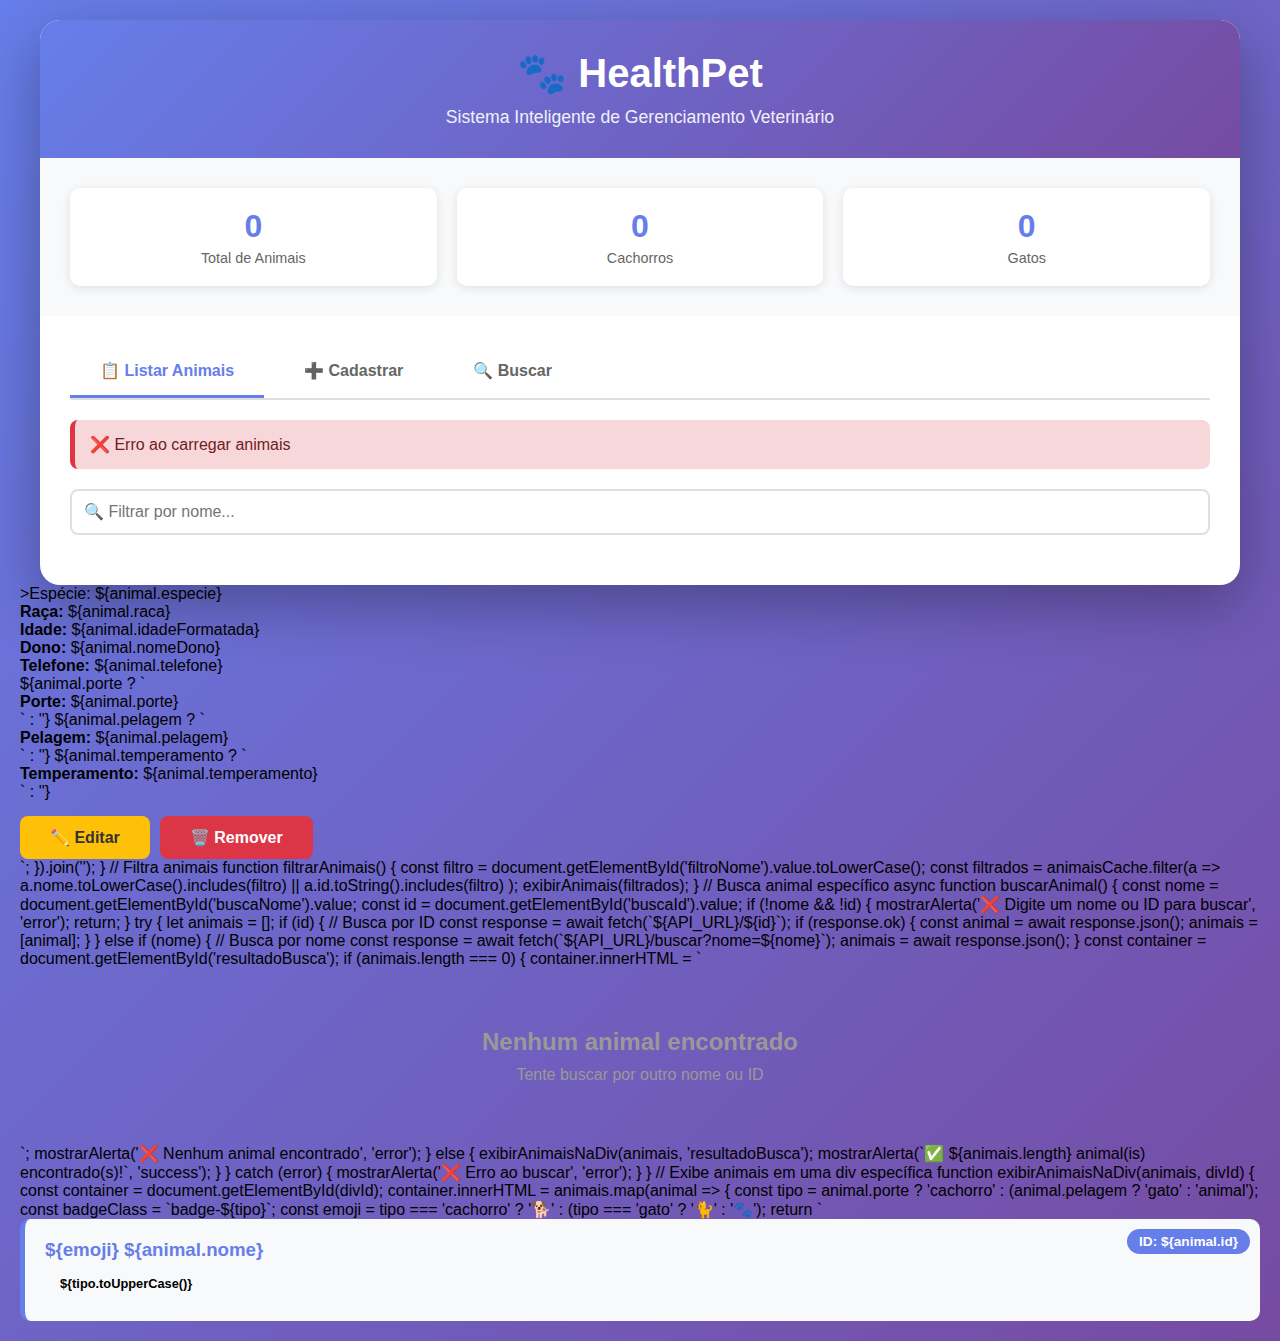
<file: target/classes/static/index.html>
<!DOCTYPE html>
<html lang="pt-BR">
<head>
    <meta charset="UTF-8">
    <meta name="viewport" content="width=device-width, initial-scale=1.0">
    <title>🐾 HealthPet - Sistema Veterinária</title>
    <style>
        * {
            margin: 0;
            padding: 0;
            box-sizing: border-box;
        }

        body {
            font-family: 'Segoe UI', Tahoma, Geneva, Verdana, sans-serif;
            background: linear-gradient(135deg, #667eea 0%, #764ba2 100%);
            min-height: 100vh;
            padding: 20px;
        }

        .container {
            max-width: 1200px;
            margin: 0 auto;
            background: white;
            border-radius: 20px;
            box-shadow: 0 20px 60px rgba(0, 0, 0, 0.3);
            overflow: hidden;
        }

        .header {
            background: linear-gradient(135deg, #667eea 0%, #764ba2 100%);
            color: white;
            padding: 30px;
            text-align: center;
        }

        .header h1 {
            font-size: 2.5em;
            margin-bottom: 10px;
        }

        .header p {
            font-size: 1.1em;
            opacity: 0.9;
        }

        .stats {
            display: grid;
            grid-template-columns: repeat(auto-fit, minmax(200px, 1fr));
            gap: 20px;
            padding: 30px;
            background: #f8f9fa;
        }

        .stat-card {
            background: white;
            padding: 20px;
            border-radius: 10px;
            text-align: center;
            box-shadow: 0 2px 10px rgba(0, 0, 0, 0.1);
        }

        .stat-card h3 {
            color: #667eea;
            font-size: 2em;
            margin-bottom: 5px;
        }

        .stat-card p {
            color: #666;
            font-size: 0.9em;
        }

        .content {
            padding: 30px;
        }

        .tabs {
            display: flex;
            gap: 10px;
            margin-bottom: 20px;
            border-bottom: 2px solid #e0e0e0;
        }

        .tab {
            padding: 15px 30px;
            background: none;
            border: none;
            border-bottom: 3px solid transparent;
            cursor: pointer;
            font-size: 1em;
            font-weight: 600;
            color: #666;
            transition: all 0.3s;
        }

        .tab:hover {
            color: #667eea;
        }

        .tab.active {
            color: #667eea;
            border-bottom-color: #667eea;
        }

        .tab-content {
            display: none;
        }

        .tab-content.active {
            display: block;
            animation: fadeIn 0.3s;
        }

        @keyframes fadeIn {
            from { opacity: 0; transform: translateY(10px); }
            to { opacity: 1; transform: translateY(0); }
        }

        .form-group {
            margin-bottom: 20px;
        }

        .form-group label {
            display: block;
            margin-bottom: 8px;
            font-weight: 600;
            color: #333;
        }

        .form-group input,
        .form-group select {
            width: 100%;
            padding: 12px;
            border: 2px solid #e0e0e0;
            border-radius: 8px;
            font-size: 1em;
            transition: border-color 0.3s;
        }

        .form-group input:focus,
        .form-group select:focus {
            outline: none;
            border-color: #667eea;
        }

        .form-row {
            display: grid;
            grid-template-columns: 1fr 1fr;
            gap: 20px;
        }

        .btn {
            padding: 12px 30px;
            border: none;
            border-radius: 8px;
            font-size: 1em;
            font-weight: 600;
            cursor: pointer;
            transition: all 0.3s;
        }

        .btn-primary {
            background: linear-gradient(135deg, #667eea 0%, #764ba2 100%);
            color: white;
        }

        .btn-primary:hover {
            transform: translateY(-2px);
            box-shadow: 0 5px 15px rgba(102, 126, 234, 0.4);
        }

        .btn-danger {
            background: #dc3545;
            color: white;
        }

        .btn-danger:hover {
            background: #c82333;
        }

        .btn-warning {
            background: #ffc107;
            color: #333;
        }

        .btn-warning:hover {
            background: #e0a800;
        }

        .btn-success {
            background: #28a745;
            color: white;
        }

        .btn-success:hover {
            background: #218838;
        }

        .btn-secondary {
            background: #6c757d;
            color: white;
        }

        .btn-secondary:hover {
            background: #5a6268;
        }

        .animal-list {
            display: grid;
            gap: 20px;
        }

        .animal-card {
            background: #f8f9fa;
            padding: 20px;
            border-radius: 10px;
            border-left: 5px solid #667eea;
            transition: all 0.3s;
            position: relative;
        }

        .animal-card:hover {
            transform: translateX(5px);
            box-shadow: 0 5px 15px rgba(0, 0, 0, 0.1);
        }

        .animal-id {
            position: absolute;
            top: 10px;
            right: 10px;
            background: #667eea;
            color: white;
            padding: 5px 12px;
            border-radius: 20px;
            font-size: 0.85em;
            font-weight: 600;
        }

        .animal-card h3 {
            color: #667eea;
            margin-bottom: 10px;
        }

        .animal-card p {
            color: #666;
            margin: 5px 0;
        }

        .animal-card .badge {
            display: inline-block;
            padding: 5px 15px;
            border-radius: 20px;
            font-size: 0.8em;
            font-weight: 600;
            margin-right: 10px;
        }

        .badge-cachorro { background: #ffc107; color: #333; }
        .badge-gato { background: #17a2b8; color: white; }
        .badge-animal { background: #6c757d; color: white; }

        .animal-actions {
            margin-top: 15px;
            display: flex;
            gap: 10px;
        }

        .alert {
            padding: 15px;
            border-radius: 8px;
            margin-bottom: 20px;
            animation: slideDown 0.3s;
        }

        @keyframes slideDown {
            from { opacity: 0; transform: translateY(-20px); }
            to { opacity: 1; transform: translateY(0); }
        }

        .alert-success {
            background: #d4edda;
            border-left: 5px solid #28a745;
            color: #155724;
        }

        .alert-error {
            background: #f8d7da;
            border-left: 5px solid #dc3545;
            color: #721c24;
        }

        .search-box {
            margin-bottom: 20px;
        }

        .search-box input {
            width: 100%;
            padding: 12px;
            border: 2px solid #e0e0e0;
            border-radius: 8px;
            font-size: 1em;
        }

        .search-controls {
            display: grid;
            grid-template-columns: 1fr 1fr auto;
            gap: 10px;
            margin-bottom: 20px;
        }

        .empty-state {
            text-align: center;
            padding: 60px 20px;
            color: #999;
        }

        .empty-state h3 {
            font-size: 1.5em;
            margin-bottom: 10px;
        }

        /* MODAL DE EDIÇÃO */
        .modal {
            display: none;
            position: fixed;
            z-index: 1000;
            left: 0;
            top: 0;
            width: 100%;
            height: 100%;
            background: rgba(0, 0, 0, 0.5);
            animation: fadeIn 0.3s;
        }

        .modal.active {
            display: flex;
            align-items: center;
            justify-content: center;
        }

        .modal-content {
            background: white;
            padding: 30px;
            border-radius: 15px;
            max-width: 600px;
            width: 90%;
            max-height: 90vh;
            overflow-y: auto;
            animation: slideUp 0.3s;
        }

        @keyframes slideUp {
            from { opacity: 0; transform: translateY(50px); }
            to { opacity: 1; transform: translateY(0); }
        }

        .modal-header {
            display: flex;
            justify-content: space-between;
            align-items: center;
            margin-bottom: 20px;
            padding-bottom: 15px;
            border-bottom: 2px solid #e0e0e0;
        }

        .modal-header h2 {
            color: #667eea;
        }

        .close-modal {
            background: none;
            border: none;
            font-size: 2em;
            cursor: pointer;
            color: #999;
            transition: color 0.3s;
        }

        .close-modal:hover {
            color: #333;
        }

        .modal-actions {
            display: flex;
            gap: 10px;
            margin-top: 20px;
            justify-content: flex-end;
        }

        @media (max-width: 768px) {
            .form-row {
                grid-template-columns: 1fr;
            }

            .tabs {
                overflow-x: auto;
            }

            .header h1 {
                font-size: 1.8em;
            }

            .search-controls {
                grid-template-columns: 1fr;
            }
        }
    </style>
</head>
<body>
    <div class="container">
        <!-- CABEÇALHO -->
        <div class="header">
            <h1>🐾 HealthPet</h1>
            <p>Sistema Inteligente de Gerenciamento Veterinário</p>
        </div>

        <!-- ESTATÍSTICAS -->
        <div class="stats" id="stats">
            <div class="stat-card">
                <h3 id="totalAnimais">0</h3>
                <p>Total de Animais</p>
            </div>
            <div class="stat-card">
                <h3 id="totalCachorros">0</h3>
                <p>Cachorros</p>
            </div>
            <div class="stat-card">
                <h3 id="totalGatos">0</h3>
                <p>Gatos</p>
            </div>
        </div>

        <!-- CONTEÚDO PRINCIPAL -->
        <div class="content">
            <!-- ABAS -->
            <div class="tabs">
                <button class="tab active" onclick="abrirAba('listar')">📋 Listar Animais</button>
                <button class="tab" onclick="abrirAba('cadastrar')">➕ Cadastrar</button>
                <button class="tab" onclick="abrirAba('buscar')">🔍 Buscar</button>
            </div>

            <div id="alertContainer"></div>

            <!-- ABA: LISTAR -->
            <div id="listar" class="tab-content active">
                <div class="search-box">
                    <input type="text" id="filtroNome" placeholder="🔍 Filtrar por nome..." oninput="filtrarAnimais()">
                </div>
                <div id="listaAnimais" class="animal-list"></div>
            </div>

            <!-- ABA: CADASTRAR -->
            <div id="cadastrar" class="tab-content">
                <div class="form-group">
                    <label>Tipo de Animal</label>
                    <select id="tipoAnimal" onchange="alterarFormulario()">
                        <option value="cachorro">🐕 Cachorro</option>
                        <option value="gato">🐈 Gato</option>
                        <option value="outro">🐾 Outro Animal</option>
                    </select>
                </div>

                <form id="formCadastro" onsubmit="cadastrarAnimal(event)">
                    <div class="form-row">
                        <div class="form-group">
                            <label>Nome *</label>
                            <input type="text" id="nome" required>
                        </div>
                        <div class="form-group">
                            <label>Espécie *</label>
                            <input type="text" id="especie" required>
                        </div>
                    </div>

                    <div class="form-row">
                        <div class="form-group">
                            <label>Idade (anos) *</label>
                            <input type="number" id="idade" step="0.1" min="0" max="50" required>
                        </div>
                        <div class="form-group">
                            <label>Raça</label>
                            <input type="text" id="raca">
                        </div>
                    </div>

                    <div class="form-row">
                        <div class="form-group">
                            <label>Nome do Dono *</label>
                            <input type="text" id="nomeDono" required>
                        </div>
                        <div class="form-group">
                            <label>Telefone *</label>
                            <input type="tel" id="telefone" required>
                        </div>
                    </div>

                    <!-- CAMPOS ESPECÍFICOS CACHORRO -->
                    <div id="camposCachorro" style="display: block;">
                        <div class="form-group">
                            <label>Porte *</label>
                            <select id="porte">
                                <option value="Pequeno">Pequeno</option>
                                <option value="Médio">Médio</option>
                                <option value="Grande">Grande</option>
                            </select>
                        </div>
                    </div>

                    <!-- CAMPOS ESPECÍFICOS GATO -->
                    <div id="camposGato" style="display: none;">
                        <div class="form-row">
                            <div class="form-group">
                                <label>Pelagem *</label>
                                <select id="pelagem">
                                    <option value="Curta">Curta</option>
                                    <option value="Média">Média</option>
                                    <option value="Longa">Longa</option>
                                </select>
                            </div>
                            <div class="form-group">
                                <label>Temperamento *</label>
                                <select id="temperamento">
                                    <option value="Calmo">Calmo</option>
                                    <option value="Ativo">Ativo</option>
                                    <option value="Agressivo">Agressivo</option>
                                    <option value="Tímido">Tímido</option>
                                    <option value="Brincalhão">Brincalhão</option>
                                </select>
                            </div>
                        </div>
                    </div>

                    <button type="submit" class="btn btn-primary">✅ Cadastrar Animal</button>
                </form>
            </div>

            <!-- ABA: BUSCAR -->
            <div id="buscar" class="tab-content">
                <div class="search-controls">
                    <div class="form-group">
                        <label>Buscar por Nome</label>
                        <input type="text" id="buscaNome" placeholder="Digite o nome...">
                    </div>
                    <div class="form-group">
                        <label>Buscar por ID</label>
                        <input type="number" id="buscaId" placeholder="Digite o ID...">
                    </div>
                    <div style="display: flex; align-items: flex-end; gap: 10px;">
                        <button onclick="buscarAnimal()" class="btn btn-primary">🔍 Buscar</button>
                    </div>
                </div>
                <div id="resultadoBusca" class="animal-list"></div>
            </div>
        </div>
    </div>

    <!-- MODAL DE EDIÇÃO -->
    <div id="modalEditar" class="modal">
        <div class="modal-content">
            <div class="modal-header">
                <h2>✏️ Editar Animal</h2>
                <button class="close-modal" onclick="fecharModal()">&times;</button>
            </div>
            
            <form id="formEditar" onsubmit="salvarEdicao(event)">
                <input type="hidden" id="editId">
                
                <div class="form-row">
                    <div class="form-group">
                        <label>Nome *</label>
                        <input type="text" id="editNome" required>
                    </div>
                    <div class="form-group">
                        <label>Espécie *</label>
                        <input type="text" id="editEspecie" required>
                    </div>
                </div>

                <div class="form-row">
                    <div class="form-group">
                        <label>Idade (anos) *</label>
                        <input type="number" id="editIdade" step="0.1" min="0" max="50" required>
                    </div>
                    <div class="form-group">
                        <label>Raça</label>
                        <input type="text" id="editRaca">
                    </div>
                </div>

                <div class="form-row">
                    <div class="form-group">
                        <label>Nome do Dono *</label>
                        <input type="text" id="editNomeDono" required>
                    </div>
                    <div class="form-group">
                        <label>Telefone *</label>
                        <input type="tel" id="editTelefone" required>
                    </div>
                </div>

                <!-- CAMPOS ESPECÍFICOS CACHORRO (EDIÇÃO) -->
                <div id="editCamposCachorro" style="display: none;">
                    <div class="form-group">
                        <label>Porte</label>
                        <select id="editPorte">
                            <option value="Pequeno">Pequeno</option>
                            <option value="Médio">Médio</option>
                            <option value="Grande">Grande</option>
                        </select>
                    </div>
                </div>

                <!-- CAMPOS ESPECÍFICOS GATO (EDIÇÃO) -->
                <div id="editCamposGato" style="display: none;">
                    <div class="form-row">
                        <div class="form-group">
                            <label>Pelagem</label>
                            <select id="editPelagem">
                                <option value="Curta">Curta</option>
                                <option value="Média">Média</option>
                                <option value="Longa">Longa</option>
                            </select>
                        </div>
                        <div class="form-group">
                            <label>Temperamento</label>
                            <select id="editTemperamento">
                                <option value="Calmo">Calmo</option>
                                <option value="Ativo">Ativo</option>
                                <option value="Agressivo">Agressivo</option>
                                <option value="Tímido">Tímido</option>
                                <option value="Brincalhão">Brincalhão</option>
                            </select>
                        </div>
                    </div>
                </div>

                <div class="modal-actions">
                    <button type="button" onclick="fecharModal()" class="btn btn-secondary">❌ Cancelar</button>
                    <button type="submit" class="btn btn-success">💾 Salvar</button>
                </div>
            </form>
        </div>
    </div>

    <script>
        const API_URL = 'http://localhost:8080/api/animais';
        let animaisCache = [];

        // Carrega dados ao iniciar
        window.onload = () => {
            carregarAnimais();
            carregarEstatisticas();
        };

        // Alterna entre abas
        function abrirAba(aba) {
            document.querySelectorAll('.tab').forEach(t => t.classList.remove('active'));
            document.querySelectorAll('.tab-content').forEach(c => c.classList.remove('active'));
            
            event.target.classList.add('active');
            document.getElementById(aba).classList.add('active');
            
            if (aba === 'listar') carregarAnimais();
        }

        // Altera formulário baseado no tipo
        function alterarFormulario() {
            const tipo = document.getElementById('tipoAnimal').value;
            const camposCachorro = document.getElementById('camposCachorro');
            const camposGato = document.getElementById('camposGato');
            const especie = document.getElementById('especie');
            
            camposCachorro.style.display = 'none';
            camposGato.style.display = 'none';
            
            if (tipo === 'cachorro') {
                camposCachorro.style.display = 'block';
                especie.value = 'Canina';
            } else if (tipo === 'gato') {
                camposGato.style.display = 'block';
                especie.value = 'Felina';
            } else {
                especie.value = '';
            }
        }

        // Cadastra animal
        async function cadastrarAnimal(event) {
            event.preventDefault();
            
            const tipo = document.getElementById('tipoAnimal').value;
            let endpoint = API_URL;
            
            const dados = {
                nome: document.getElementById('nome').value,
                especie: document.getElementById('especie').value,
                idade: parseFloat(document.getElementById('idade').value),
                nomeDono: document.getElementById('nomeDono').value,
                telefone: document.getElementById('telefone').value,
                raca: document.getElementById('raca').value || 'Não informado'
            };
            
            if (tipo === 'cachorro') {
                endpoint += '/cachorro';
                dados.porte = document.getElementById('porte').value;
            } else if (tipo === 'gato') {
                endpoint += '/gato';
                dados.pelagem = document.getElementById('pelagem').value;
                dados.temperamento = document.getElementById('temperamento').value;
            }
            
            try {
                const response = await fetch(endpoint, {
                    method: 'POST',
                    headers: { 'Content-Type': 'application/json' },
                    body: JSON.stringify(dados)
                });
                
                if (response.ok) {
                    mostrarAlerta('✅ Animal cadastrado com sucesso!', 'success');
                    document.getElementById('formCadastro').reset();
                    alterarFormulario(); // Reseta os campos específicos
                    carregarAnimais();
                    carregarEstatisticas();
                } else {
                    const erro = await response.json();
                    mostrarAlerta('❌ ' + (erro.erro || 'Erro ao cadastrar'), 'error');
                }
            } catch (error) {
                mostrarAlerta('❌ Erro de conexão com o servidor', 'error');
            }
        }

        // Carrega lista de animais
        async function carregarAnimais() {
            try {
                const response = await fetch(API_URL);
                animaisCache = await response.json();
                exibirAnimais(animaisCache);
            } catch (error) {
                mostrarAlerta('❌ Erro ao carregar animais', 'error');
            }
        }

        // Exibe animais na tela
        function exibirAnimais(animais) {
            const container = document.getElementById('listaAnimais');
            
            if (animais.length === 0) {
                container.innerHTML = `
                    <div class="empty-state">
                        <h3>Nenhum animal cadastrado</h3>
                        <p>Clique em "Cadastrar" para adicionar o primeiro animal</p>
                    </div>
                `;
                return;
            }
            
            container.innerHTML = animais.map(animal => {
                const tipo = animal.porte ? 'cachorro' : (animal.pelagem ? 'gato' : 'animal');
                const badgeClass = `badge-${tipo}`;
                const emoji = tipo === 'cachorro' ? '🐕' : (tipo === 'gato' ? '🐈' : '🐾');
                
                return `
                    <div class="animal-card">
                        <span class="animal-id">ID: ${animal.id}</span>
                        <h3>${emoji} ${animal.nome}</h3>
                        <span class="badge ${badgeClass}">${tipo.toUpperCase()}</span>
                        <p><strong>Espécie:</strong> ${animal.especie}</p>
                        <p><strong>Raça:</strong> ${animal.raca}</p>
                        <p><strong>Idade:</strong> ${animal.idadeFormatada}</p>
                        <p><strong>Dono:</strong> ${animal.nomeDono}</p>
                        <p><strong>Telefone:</strong> ${animal.telefone}</p>
                        ${animal.porte ? `<p><strong>Porte:</strong> ${animal.porte}</p>` : ''}
                        ${animal.pelagem ? `<p><strong>Pelagem:</strong> ${animal.pelagem}</p>` : ''}
                        ${animal.temperamento ? `<p><strong>Temperamento:</strong> ${animal.temperamento}</p>` : ''}
                        <div class="animal-actions">
                            <button onclick="abrirModalEditar(${animal.id})" class="btn btn-warning">✏️ Editar</button>
                            <button onclick="removerAnimal(${animal.id})" class="btn btn-danger">🗑️ Remover</button>
                        </div>
                    </div>
                `;
            }).join('');
        }

        // Abre modal de edição
        async function abrirModalEditar(id) {
            try {
                const response = await fetch(`${API_URL}/${id}`);
                const animal = await response.json();
                
                // Preenche o formulário
                document.getElementById('editId').value = animal.id;
                document.getElementById('editNome').value = animal.nome;
                document.getElementById('editEspecie').value = animal.especie;
                document.getElementById('editIdade').value = animal.idade;
                document.getElementById('editRaca').value = animal.raca;
                document.getElementById('editNomeDono').value = animal.nomeDono;
                document.getElementById('editTelefone').value = animal.telefone;
                
                // Mostra/esconde campos específicos
                const camposCachorro = document.getElementById('editCamposCachorro');
                const camposGato = document.getElementById('editCamposGato');
                
                camposCachorro.style.display = 'none';
                camposGato.style.display = 'none';
                
                if (animal.porte) {
                    // É cachorro
                    camposCachorro.style.display = 'block';
                    document.getElementById('editPorte').value = animal.porte;
                } else if (animal.pelagem) {
                    // É gato
                    camposGato.style.display = 'block';
                    document.getElementById('editPelagem').value = animal.pelagem;
                    document.getElementById('editTemperamento').value = animal.temperamento;
                }
                
                // Abre o modal
                document.getElementById('modalEditar').classList.add('active');
            } catch (error) {
                mostrarAlerta('❌ Erro ao carregar dados para edição', 'error');
            }
        }

        // Fecha modal
        function fecharModal() {
            document.getElementById('modalEditar').classList.remove('active');
        }

        // Fecha modal ao clicar fora
        window.onclick = function(event) {
            const modal = document.getElementById('modalEditar');
            if (event.target === modal) {
                fecharModal();
            }
        }

        // Salva edição
        async function salvarEdicao(event) {
            event.preventDefault();
            
            const id = document.getElementById('editId').value;
            
            const dados = {
                nome: document.getElementById('editNome').value,
                especie: document.getElementById('editEspecie').value,
                idade: parseFloat(document.getElementById('editIdade').value),
                nomeDono: document.getElementById('editNomeDono').value,
                telefone: document.getElementById('editTelefone').value,
                raca: document.getElementById('editRaca').value
            };
            
            // Adiciona campos específicos se visíveis
            const camposCachorro = document.getElementById('editCamposCachorro');
            const camposGato = document.getElementById('editCamposGato');
            
            if (camposCachorro.style.display === 'block') {
                dados.porte = document.getElementById('editPorte').value;
            }
            
            if (camposGato.style.display === 'block') {
                dados.pelagem = document.getElementById('editPelagem').value;
                dados.temperamento = document.getElementById('editTemperamento').value;
            }
            
            try {
                const response = await fetch(`${API_URL}/${id}`, {
                    method: 'PUT',
                    headers: { 'Content-Type': 'application/json' },
                    body: JSON.stringify(dados)
                });
                
                if (response.ok) {
                    mostrarAlerta('✅ Animal atualizado com sucesso!', 'success');
                    fecharModal();
                    carregarAnimais();
                    carregarEstatisticas();
                } else {
                    const erro = await response.json();
                    mostrarAlerta('❌ ' + (erro.erro || 'Erro ao atualizar'), 'error');
                }
            } catch (error) {
                mostrarAlerta('❌ Erro de conexão com o servidor', 'error');
            }
        }

        // Remove animal
        async function removerAnimal(id) {
            if (!confirm('⚠️ Tem certeza que deseja remover este animal?\n\nEsta ação não pode ser desfeita!')) return;
            
            try {
                const response = await fetch(`${API_URL}/${id}`, {
                    method: 'DELETE'
                });
                
                if (response.ok) {
                    mostrarAlerta('✅ Animal removido com sucesso!', 'success');
                    carregarAnimais();
                    carregarEstatisticas();
                } else {
                    mostrarAlerta('❌ Erro ao remover animal', 'error');
                }
            } catch (error) {
                mostrarAlerta('❌ Erro de conexão', 'error');
            }
        }

        // Carrega estatísticas
        async function carregarEstatisticas() {
            try {
                const response = await fetch(`${API_URL}/estatisticas`);
                const stats = await response.json();
                
                document.getElementById('totalAnimais').textContent = stats.total;
                document.getElementById('totalCachorros').textContent = stats.cachorros;
                document.getElementById('totalGatos').textContent = stats.gatos;
            } catch (error) {
                console.error('Erro ao carregar estatísticas');
            }
        }

        // Mostra alerta
        function mostrarAlerta(mensagem, tipo) {
            const container = document.getElementById('alertContainer');
            const classe = tipo === 'success' ? 'alert-success' : 'alert-error';
            
            container.innerHTML = `<div class="alert ${classe}">${mensagem}</div>`;
            
            setTimeout(() => {
                container.innerHTML = '';
            }, 4000);
        }
    </script>
</body>
</html>>Espécie:</strong> ${animal.especie}</p>
                        <p><strong>Raça:</strong> ${animal.raca}</p>
                        <p><strong>Idade:</strong> ${animal.idadeFormatada}</p>
                        <p><strong>Dono:</strong> ${animal.nomeDono}</p>
                        <p><strong>Telefone:</strong> ${animal.telefone}</p>
                        ${animal.porte ? `<p><strong>Porte:</strong> ${animal.porte}</p>` : ''}
                        ${animal.pelagem ? `<p><strong>Pelagem:</strong> ${animal.pelagem}</p>` : ''}
                        ${animal.temperamento ? `<p><strong>Temperamento:</strong> ${animal.temperamento}</p>` : ''}
                        <div class="animal-actions">
                            <button onclick="abrirModalEditar(${animal.id})" class="btn btn-warning">✏️ Editar</button>
                            <button onclick="removerAnimal(${animal.id})" class="btn btn-danger">🗑️ Remover</button>
                        </div>
                    </div>
                `;
            }).join('');
        }

        // Filtra animais
        function filtrarAnimais() {
            const filtro = document.getElementById('filtroNome').value.toLowerCase();
            const filtrados = animaisCache.filter(a => 
                a.nome.toLowerCase().includes(filtro) || 
                a.id.toString().includes(filtro)
            );
            exibirAnimais(filtrados);
        }

        // Busca animal específico
        async function buscarAnimal() {
            const nome = document.getElementById('buscaNome').value;
            const id = document.getElementById('buscaId').value;
            
            if (!nome && !id) {
                mostrarAlerta('❌ Digite um nome ou ID para buscar', 'error');
                return;
            }
            
            try {
                let animais = [];
                
                if (id) {
                    // Busca por ID
                    const response = await fetch(`${API_URL}/${id}`);
                    if (response.ok) {
                        const animal = await response.json();
                        animais = [animal];
                    }
                } else if (nome) {
                    // Busca por nome
                    const response = await fetch(`${API_URL}/buscar?nome=${nome}`);
                    animais = await response.json();
                }
                
                const container = document.getElementById('resultadoBusca');
                
                if (animais.length === 0) {
                    container.innerHTML = `
                        <div class="empty-state">
                            <h3>Nenhum animal encontrado</h3>
                            <p>Tente buscar por outro nome ou ID</p>
                        </div>
                    `;
                    mostrarAlerta('❌ Nenhum animal encontrado', 'error');
                } else {
                    exibirAnimaisNaDiv(animais, 'resultadoBusca');
                    mostrarAlerta(`✅ ${animais.length} animal(is) encontrado(s)!`, 'success');
                }
            } catch (error) {
                mostrarAlerta('❌ Erro ao buscar', 'error');
            }
        }

        // Exibe animais em uma div específica
        function exibirAnimaisNaDiv(animais, divId) {
            const container = document.getElementById(divId);
            
            container.innerHTML = animais.map(animal => {
                const tipo = animal.porte ? 'cachorro' : (animal.pelagem ? 'gato' : 'animal');
                const badgeClass = `badge-${tipo}`;
                const emoji = tipo === 'cachorro' ? '🐕' : (tipo === 'gato' ? '🐈' : '🐾');
                
                return `
                    <div class="animal-card">
                        <span class="animal-id">ID: ${animal.id}</span>
                        <h3>${emoji} ${animal.nome}</h3>
                        <span class="badge ${badgeClass}">${tipo.toUpperCase()}</span>
                        <p><strong
</file>
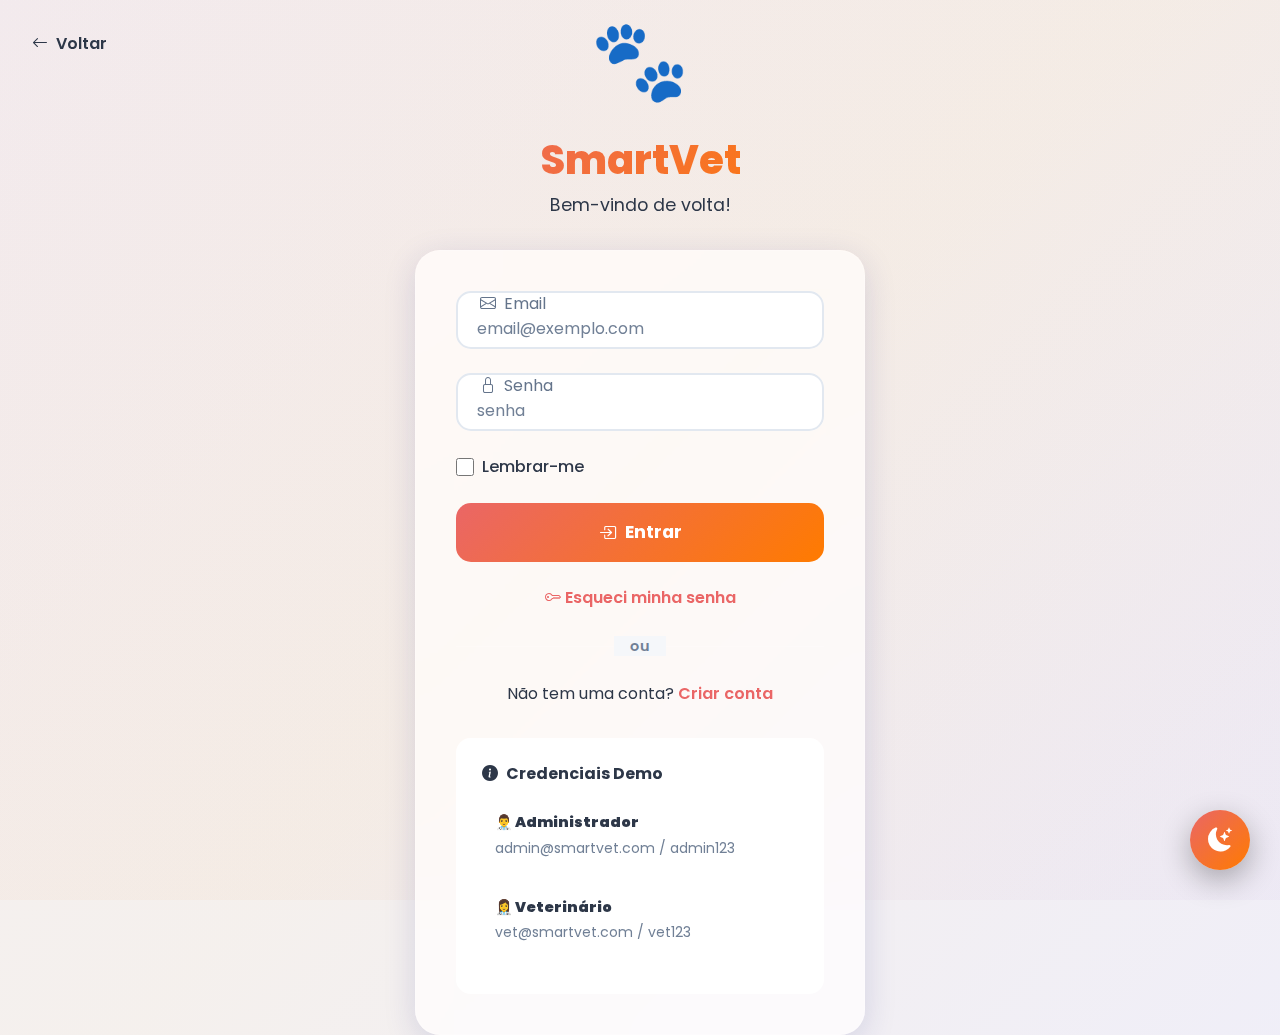
<file: target/classes/static/dashboard.html>
<!DOCTYPE html>
<html lang="pt-BR">
<head>
    <meta charset="UTF-8">
    <meta name="viewport" content="width=device-width, initial-scale=1.0">
    <title>🐾 SmartVet - Sistema Veterinária</title>
    
    <!-- Bootstrap 5 CSS -->
    <link href="https://cdn.jsdelivr.net/npm/bootstrap@5.3.2/dist/css/bootstrap.min.css" rel="stylesheet">
    
    <!-- Bootstrap Icons -->
    <link rel="stylesheet" href="https://cdn.jsdelivr.net/npm/bootstrap-icons@1.11.2/font/bootstrap-icons.min.css">
    
    <!-- Google Fonts -->
    <link href="https://fonts.googleapis.com/css2?family=Poppins:wght@300;400;500;600;700;800&display=swap" rel="stylesheet">
    
    <!-- CSS Customizado -->
    <link rel="stylesheet" href="css/style.css">
</head>
<body>
    <!-- TOGGLE DARK MODE -->
    <button class="dark-mode-toggle" id="darkModeToggle" aria-label="Alternar modo escuro">
        <i class="bi bi-moon-stars-fill"></i>
    </button>

    <!-- NAVBAR -->
    <nav class="navbar navbar-expand-lg navbar-dark bg-gradient-primary sticky-top shadow-lg">
        <div class="container-fluid">
            <a class="navbar-brand d-flex align-items-center" href="#">
                <i class="bi bi-heart-pulse-fill me-2 fs-3 icon-pulse"></i>
                <span class="fw-bold">SmartVet</span>
                <span class="badge bg-light text-primary ms-2 small">Pro</span>
            </a>
            
            <button class="navbar-toggler" type="button" data-bs-toggle="collapse" data-bs-target="#navbarNav">
                <span class="navbar-toggler-icon"></span>
            </button>
            
            <div class="collapse navbar-collapse" id="navbarNav">
                <ul class="navbar-nav ms-auto">
                    <li class="nav-item">
                        <a class="nav-link active" href="#" data-section="dashboard">
                            <i class="bi bi-house-fill me-1"></i> Dashboard
                        </a>
                    </li>
                    <li class="nav-item">
                        <a class="nav-link" href="#" data-section="animais">
                            <i class="bi bi-clipboard-heart me-1"></i> Animais
                        </a>
                    </li>
                    <li class="nav-item">
                        <a class="nav-link" href="#" data-section="cadastrar">
                            <i class="bi bi-plus-circle-fill me-1"></i> Cadastrar
                        </a>
                    </li>
                    <li class="nav-item">
                        <a class="nav-link" href="#" data-section="vacinas">
                            <i class="bi bi-shield-fill-check me-1"></i> Vacinas
                        </a>
                    </li>
                    <li class="nav-item dropdown">
                        <a class="nav-link dropdown-toggle" href="#" role="button" data-bs-toggle="dropdown">
                            <i class="bi bi-gear-fill me-1"></i> Mais
                        </a>
                        <ul class="dropdown-menu dropdown-menu-end glass-effect">
                            <li><a class="dropdown-item" href="#" data-section="buscar"><i class="bi bi-search me-2"></i>Buscar Animal</a></li>
                            <li><hr class="dropdown-divider"></li>
                            <li><a class="dropdown-item" href="#"><i class="bi bi-info-circle me-2"></i>Sobre</a></li>
                        </ul>
                    </li>
                </ul>
            </div>
        </div>
    </nav>

    <!-- CONTEÚDO PRINCIPAL -->
    <div class="container-fluid p-0">
        
        <!-- SEÇÃO: DASHBOARD -->
        <section id="dashboard" class="content-section active">
            <div class="container py-5">
                <!-- Hero Header com Glassmorphism -->
                <div class="row mb-5">
                    <div class="col-12 text-center">
                        <div class="hero-glass-card p-5">
                            <h1 class="display-3 fw-bold text-gradient mb-3 animate-fade-in">
                                SmartVet
                            </h1>
                            <p class="lead mb-0"><b><i>Gestão inteligente e completa para sua clínica veterinária</i></b></p>
                            <div class="mt-4">
                                <span class="badge badge-modern bg-success me-2">✓ Prontuários Digitais</span>
                                <span class="badge badge-modern bg-info me-2">✓ Controle de Vacinas</span>
                                <span class="badge badge-modern bg-warning">✓ Relatórios Completos</span>
                            </div>
                        </div>
                    </div>
                </div>

                <!-- Cards de Estatísticas com Glassmorphism -->
                <div class="row g-4 mb-5">
                    <div class="col-md-6 col-lg-3">
                        <div class="stat-card glass-card h-100">
                            <div class="card-body p-4">
                                <div class="d-flex justify-content-between align-items-center mb-3">
                                    <div class="stat-icon bg-gradient-primary">
                                        <i class="bi bi-clipboard-heart-fill"></i>
                                    </div>
                                    <div class="text-end">
                                        <h2 class="display-4 fw-bold mb-0 counter" id="totalAnimais">0</h2>
                                    </div>
                                </div>
                                <h6 class="text-muted mb-0">Total de Animais</h6>
                                <small class="text-success"><i class="bi bi-arrow-up"></i> Cadastrados</small>
                            </div>
                        </div>
                    </div>

                    <div class="col-md-6 col-lg-3">
                        <div class="stat-card glass-card h-100">
                            <div class="card-body p-4">
                                <div class="d-flex justify-content-between align-items-center mb-3">
                                    <div class="stat-icon bg-gradient-warning">
                                        <i class="bi bi-heart-fill"></i>
                                    </div>
                                    <div class="text-end">
                                        <h2 class="display-4 fw-bold mb-0 counter" id="totalCachorros">0</h2>
                                    </div>
                                </div>
                                <h6 class="text-muted mb-0">Cachorros</h6>
                                <small class="text-warning"><i class="bi bi-circle-fill"></i> Caninos</small>
                            </div>
                        </div>
                    </div>

                    <div class="col-md-6 col-lg-3">
                        <div class="stat-card glass-card h-100">
                            <div class="card-body p-4">
                                <div class="d-flex justify-content-between align-items-center mb-3">
                                    <div class="stat-icon bg-gradient-info">
                                        <i class="bi bi-heart-fill"></i>
                                    </div>
                                    <div class="text-end">
                                        <h2 class="display-4 fw-bold mb-0 counter" id="totalGatos">0</h2>
                                    </div>
                                </div>
                                <h6 class="text-muted mb-0">Gatos</h6>
                                <small class="text-info"><i class="bi bi-circle-fill"></i> Felinos</small>
                            </div>
                        </div>
                    </div>

                    <div class="col-md-6 col-lg-3">
                        <div class="stat-card glass-card h-100">
                            <div class="card-body p-4">
                                <div class="d-flex justify-content-between align-items-center mb-3">
                                    <div class="stat-icon bg-gradient-success">
                                        <i class="bi bi-stars"></i>
                                    </div>
                                    <div class="text-end">
                                        <h2 class="display-4 fw-bold mb-0 counter" id="totalOutros">0</h2>
                                    </div>
                                </div>
                                <h6 class="text-muted mb-0">Outros Animais</h6>
                                <small class="text-success"><i class="bi bi-circle-fill"></i> Diversos</small>
                            </div>
                        </div>
                    </div>

                    <div class="col-md-6 col-lg-3">
                        <div class="stat-card glass-card h-100">
                            <div class="card-body p-4">
                                <div class="d-flex justify-content-between align-items-center mb-3">
                                    <div class="stat-icon bg-gradient-danger">
                                        <i class="bi bi-exclamation-triangle-fill"></i>
                                    </div>
                                    <div class="text-end">
                                        <h2 class="display-4 fw-bold mb-0 counter" id="vacinasVencidas">0</h2>
                                    </div>
                                </div>
                                <h6 class="text-muted mb-0">Vacinas Vencidas</h6>
                                <small class="text-danger"><i class="bi bi-exclamation-circle"></i> Atenção</small>
                            </div>
                        </div>
                    </div>
                </div>

                <!-- Alertas -->
                <div id="alertContainer" class="mb-4"></div>

                <!-- Ações Rápidas com Glassmorphism -->
                <div class="row g-4">
                    <div class="col-12">
                        <div class="glass-card">
                            <div class="card-header-glass">
                                <h5 class="mb-0"><i class="bi bi-lightning-fill me-2"></i>Ações Rápidas</h5>
                            </div>
                            <div class="card-body p-4">
                                <div class="row g-3">
                                    <div class="col-md-3">
                                        <button class="btn btn-glass btn-primary-glass w-100 action-btn" data-section="cadastrar">
                                            <i class="bi bi-plus-circle-fill d-block mb-2 fs-1"></i>
                                            Cadastrar Animal
                                        </button>
                                    </div>
                                    <div class="col-md-3">
                                        <button class="btn btn-glass btn-success-glass w-100 action-btn" data-section="animais">
                                            <i class="bi bi-list-ul d-block mb-2 fs-1"></i>
                                            Ver Todos
                                        </button>
                                    </div>
                                    <div class="col-md-3">
                                        <button class="btn btn-glass btn-info-glass w-100 action-btn" data-section="buscar">
                                            <i class="bi bi-search d-block mb-2 fs-1"></i>
                                            Buscar Animal
                                        </button>
                                    </div>
                                    <div class="col-md-3">
                                        <button class="btn btn-glass btn-danger-glass w-100 action-btn" data-section="vacinas">
                                            <i class="bi bi-shield-fill-check d-block mb-2 fs-1"></i>
                                            Ver Vacinas
                                        </button>
                                    </div>
                                </div>
                            </div>
                        </div>
                    </div>
                </div>
            </div>
        </section>

        <!-- SEÇÃO: LISTA DE ANIMAIS -->
        <section id="animais" class="content-section">
            <div class="container py-5">
                <div class="row mb-4">
                    <div class="col-12">
                        <h2 class="fw-bold"><i class="bi bi-clipboard-heart-fill text-primary me-2"></i>Lista de Animais</h2>
                        <p class="text-muted">Gerenciamento completo dos pacientes</p>
                    </div>
                </div>

                <!-- Filtro com Glassmorphism -->
                <div class="row mb-4">
                    <div class="col-md-8 mx-auto">
                        <div class="input-group-glass">
                            <span class="input-icon">
                                <i class="bi bi-search"></i>
                            </span>
                            <input type="text" class="form-control-glass" 
                                   id="filtroNome" 
                                   placeholder="🔍 Buscar por nome ou ID..." 
                                   oninput="filtrarAnimais()">
                        </div>
                    </div>
                </div>

                <!-- Lista de Animais -->
                <div id="listaAnimais" class="row g-4"></div>
            </div>
        </section>

        <!-- SEÇÃO: CADASTRAR -->
        <section id="cadastrar" class="content-section">
            <div class="container py-5">
                <div class="row justify-content-center">
                    <div class="col-lg-8">
                        <div class="glass-card">
                            <div class="card-header-glass">
                                <h4 class="mb-0"><i class="bi bi-plus-circle-fill me-2"></i>Cadastrar Novo Animal</h4>
                            </div>
                            <div class="card-body p-4">
                                <!-- Tipo de Animal -->
                                <div class="mb-4">
                                    <label class="form-label fw-bold">Tipo de Animal</label>
                                    <select class="form-select-glass" id="tipoAnimal" onchange="alterarFormulario()">
                                        <option value="cachorro">🐕 Cachorro</option>
                                        <option value="gato">🐈 Gato</option>
                                        <option value="outro">🐾 Outro Animal</option>
                                    </select>
                                </div>

                                <form id="formCadastro" onsubmit="cadastrarAnimal(event)">
                                    <!-- Dados Básicos -->
                                    <div class="row g-3 mb-3">
                                        <div class="col-md-6">
                                            <label class="form-label">Nome *</label>
                                            <input type="text" class="form-control-glass" id="nome" required>
                                        </div>
                                        <div class="col-md-6">
                                            <label class="form-label">Espécie *</label>
                                            <input type="text" class="form-control-glass" id="especie" required>
                                        </div>
                                    </div>

                                    <div class="row g-3 mb-3">
                                        <div class="col-md-6">
                                            <label class="form-label">Idade (anos) *</label>
                                            <input type="number" class="form-control-glass" id="idade" step="0.1" min="0" max="50" required>
                                        </div>
                                        <div class="col-md-6">
                                            <label class="form-label">Raça</label>
                                            <input type="text" class="form-control-glass" id="raca" placeholder="Opcional">
                                        </div>
                                    </div>

                                    <div class="row g-3 mb-3">
                                        <div class="col-md-6">
                                            <label class="form-label">Nome do Dono *</label>
                                            <input type="text" class="form-control-glass" id="nomeDono" required>
                                        </div>
                                        <div class="col-md-6">
                                            <label class="form-label">Telefone *</label>
                                            <input type="tel" class="form-control-glass" id="telefone" required>
                                        </div>
                                    </div>

                                    <!-- Campos Específicos Cachorro -->
                                    <div id="camposCachorro" class="row g-3 mb-3">
                                        <div class="col-md-6">
                                            <label class="form-label">Porte *</label>
                                            <select class="form-select-glass" id="porte">
                                                <option value="Pequeno">Pequeno</option>
                                                <option value="Médio">Médio</option>
                                                <option value="Grande">Grande</option>
                                            </select>
                                        </div>
                                    </div>

                                    <!-- Campos Específicos Gato -->
                                    <div id="camposGato" class="row g-3 mb-3" style="display: none;">
                                        <div class="col-md-6">
                                            <label class="form-label">Pelagem *</label>
                                            <select class="form-select-glass" id="pelagem">
                                                <option value="Curta">Curta</option>
                                                <option value="Média">Média</option>
                                                <option value="Longa">Longa</option>
                                            </select>
                                        </div>
                                        <div class="col-md-6">
                                            <label class="form-label">Temperamento *</label>
                                            <select class="form-select-glass" id="temperamento">
                                                <option value="Calmo">Calmo</option>
                                                <option value="Ativo">Ativo</option>
                                                <option value="Agressivo">Agressivo</option>
                                                <option value="Tímido">Tímido</option>
                                                <option value="Brincalhão">Brincalhão</option>
                                            </select>
                                        </div>
                                    </div>

                                    <div class="mt-4">
                                        <button type="submit" class="btn btn-glass btn-primary-glass w-100">
                                            <i class="bi bi-check-circle-fill me-2"></i>Cadastrar Animal
                                        </button>
                                    </div>
                                </form>
                            </div>
                        </div>
                    </div>
                </div>
            </div>
        </section>

        <!-- SEÇÃO: BUSCAR -->
        <section id="buscar" class="content-section">
            <div class="container py-5">
                <div class="row justify-content-center">
                    <div class="col-lg-8">
                        <div class="glass-card">
                            <div class="card-header-glass">
                                <h4 class="mb-0"><i class="bi bi-search me-2"></i>Buscar Animal</h4>
                            </div>
                            <div class="card-body p-4">
                                <div class="row g-3">
                                    <div class="col-md-6">
                                        <label class="form-label">Buscar por Nome</label>
                                        <input type="text" class="form-control-glass" id="buscaNome" placeholder="Digite o nome...">
                                    </div>
                                    <div class="col-md-6">
                                        <label class="form-label">Buscar por ID</label>
                                        <input type="number" class="form-control-glass" id="buscaId" placeholder="Digite o ID...">
                                    </div>
                                    <div class="col-12">
                                        <button onclick="buscarAnimal()" class="btn btn-glass btn-primary-glass w-100">
                                            <i class="bi bi-search me-2"></i>Buscar
                                        </button>
                                    </div>
                                </div>
                                <div id="resultadoBusca" class="mt-4"></div>
                            </div>
                        </div>
                    </div>
                </div>
            </div>
        </section>

        <!-- SEÇÃO: VACINAS -->
        <section id="vacinas" class="content-section">
            <div class="container py-5">
                <div class="row mb-4">
                    <div class="col-12">
                        <h2 class="fw-bold"><i class="bi bi-shield-fill-check text-primary me-2"></i>Controle de Vacinas</h2>
                        <p class="text-muted">Gerenciamento e alertas de vacinação</p>
                    </div>
                </div>

                <div id="alertasVacinas" class="alert alert-warning alert-dismissible fade show glass-alert" role="alert" style="display: none;">
                    <h5 class="alert-heading"><i class="bi bi-exclamation-triangle-fill me-2"></i>Atenção!</h5>
                    <p id="mensagemAlertas" class="mb-0"></p>
                    <button type="button" class="btn-close" data-bs-dismiss="alert"></button>
                </div>

                <div id="listaTodasVacinas"></div>
            </div>
        </section>
    </div>

    <!-- MODAIS serão adicionados no JS -->
    <div id="modalsContainer"></div>

    <!-- Bootstrap 5 JS Bundle -->
    <script src="https://cdn.jsdelivr.net/npm/bootstrap@5.3.2/dist/js/bootstrap.bundle.min.js"></script>
    
    <!-- Auth JS (Sistema de Autenticação) -->
    <script src="js/auth.js"></script>
    
    <!-- JavaScript Customizado -->
    <script src="js/app.js"></script>
</body>
</html>
</file>
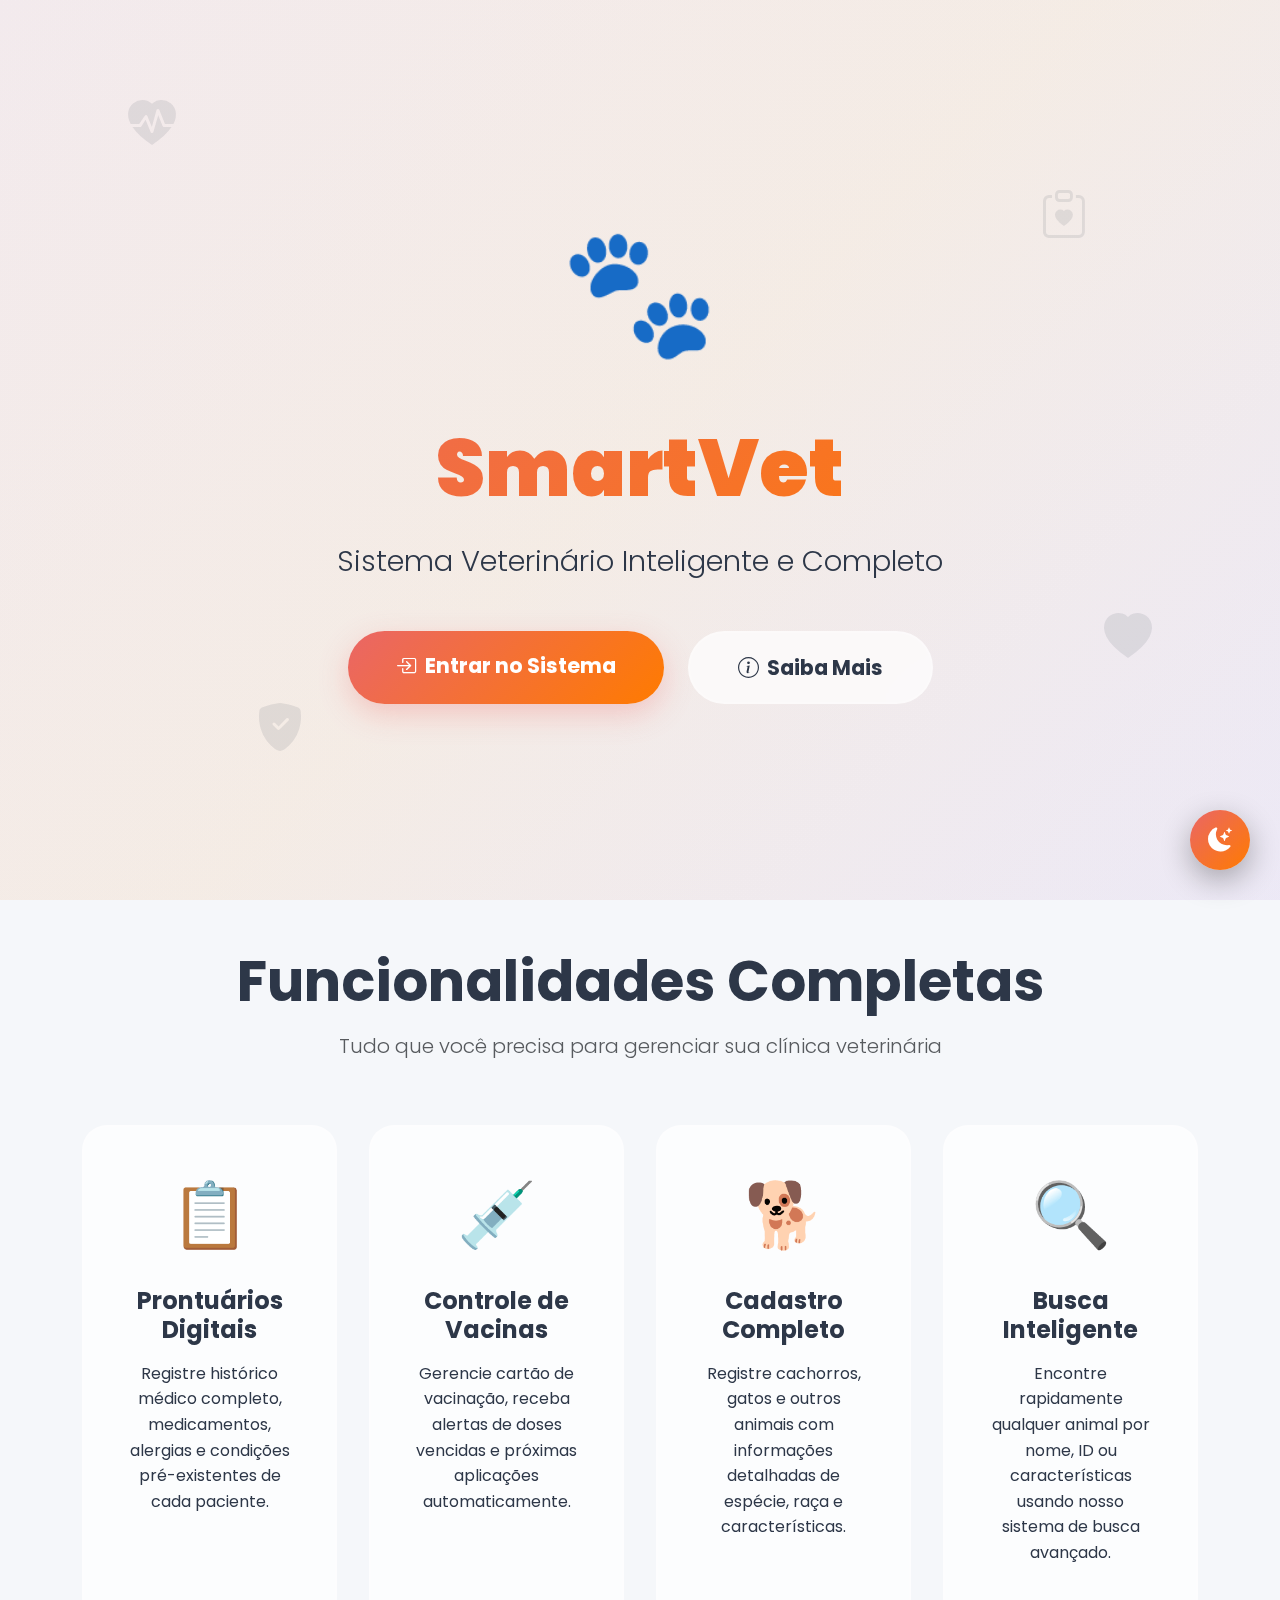
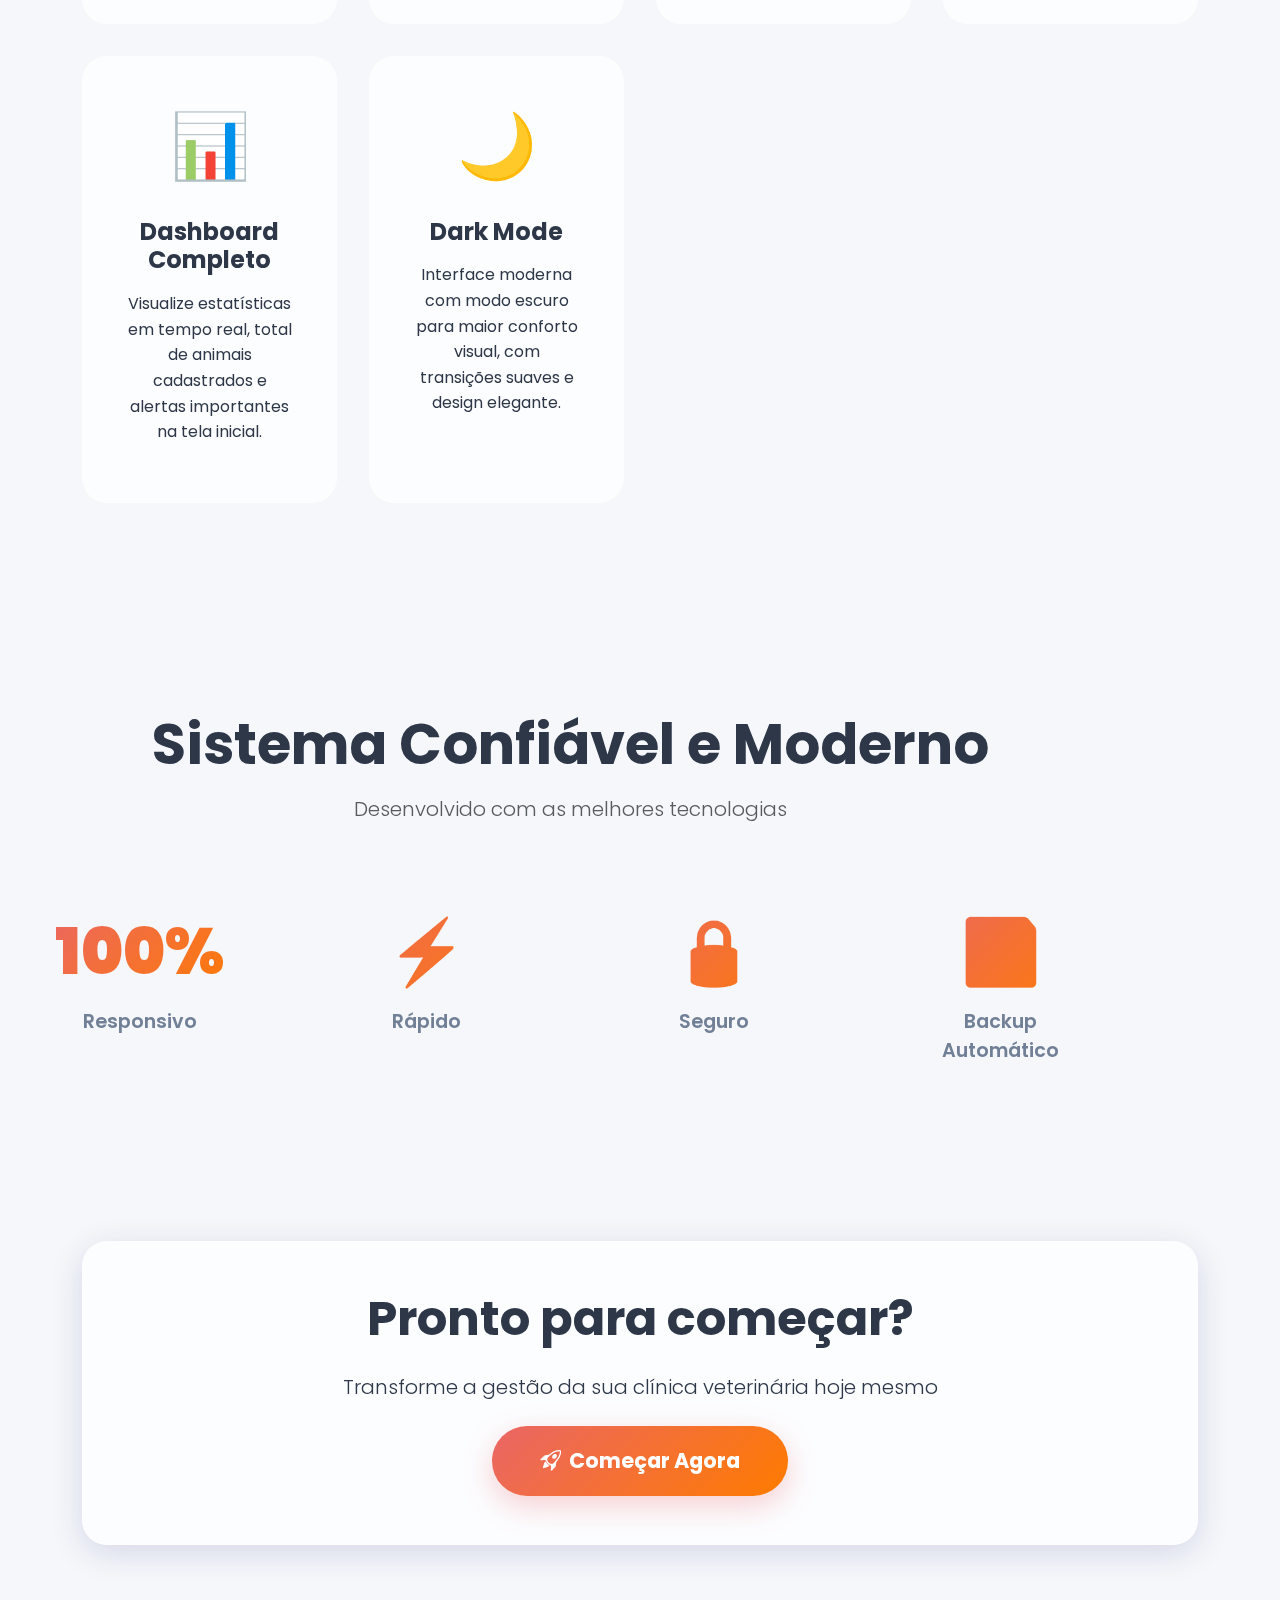
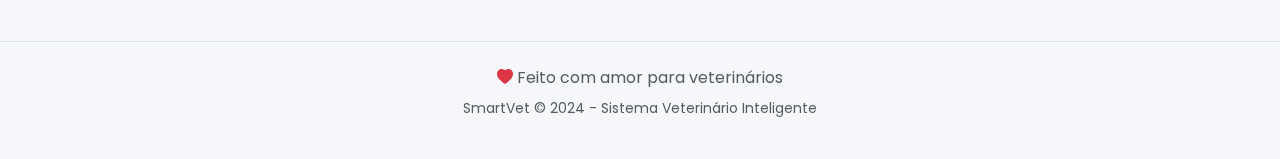
<file: target/classes/static/landing.html>
<!DOCTYPE html>
<html lang="pt-BR">
<head>
    <meta charset="UTF-8">
    <meta name="viewport" content="width=device-width, initial-scale=1.0">
    <title>🐾 SmartVet - Sistema Veterinário Inteligente</title>
    
    <!-- Bootstrap 5 CSS -->
    <link href="https://cdn.jsdelivr.net/npm/bootstrap@5.3.2/dist/css/bootstrap.min.css" rel="stylesheet">
    
    <!-- Bootstrap Icons -->
    <link rel="stylesheet" href="https://cdn.jsdelivr.net/npm/bootstrap-icons@1.11.2/font/bootstrap-icons.min.css">
    
    <!-- Google Fonts -->
    <link href="https://fonts.googleapis.com/css2?family=Poppins:wght@300;400;500;600;700;800;900&display=swap" rel="stylesheet">
    
    <!-- CSS Customizado -->
    <link rel="stylesheet" href="css/style.css">
    
    <style>
        /* Estilos específicos da Landing Page */
        .landing-hero {
            min-height: 100vh;
            display: flex;
            align-items: center;
            justify-content: center;
            position: relative;
            overflow: hidden;
        }
        
        .landing-hero::before {
            content: '';
            position: absolute;
            top: 0;
            left: 0;
            width: 100%;
            height: 100%;
            background: linear-gradient(135deg, #ea6666 0%, #ff7b00 50%, #9a55d3 100%);
            opacity: 0.05;
            z-index: -1;
        }
        
        .hero-content {
            text-align: center;
            z-index: 10;
            animation: fadeInUp 1s ease;
        }
        
        .hero-title {
            font-size: 5rem;
            font-weight: 900;
            background: linear-gradient(135deg, #ea6666, #ff7b00, #9a55d3);
            -webkit-background-clip: text;
            -webkit-text-fill-color: transparent;
            background-clip: text;
            margin-bottom: 1.5rem;
            animation: gradientFlow 3s ease infinite;
            background-size: 200% auto;
        }
        
        .hero-subtitle {
            font-size: 1.8rem;
            color: var(--text-secondary);
            margin-bottom: 3rem;
            font-weight: 300;
        }
        
        .hero-icon {
            font-size: 8rem;
            margin-bottom: 2rem;
            animation: bounce 2s infinite;
        }
        
        .features-grid {
            display: grid;
            grid-template-columns: repeat(auto-fit, minmax(250px, 1fr));
            gap: 2rem;
            margin: 4rem 0;
        }
        
        .feature-card {
            background: var(--glass-bg);
            backdrop-filter: blur(20px);
            border: 2px solid var(--glass-border);
            border-radius: 25px;
            padding: 2.5rem;
            text-align: center;
            transition: all 0.4s ease;
            animation: fadeInUp 0.8s ease;
        }
        
        .feature-card:hover {
            transform: translateY(-15px) scale(1.05);
            box-shadow: 0 25px 60px rgba(0, 0, 0, 0.2);
        }
        
        .feature-icon {
            font-size: 4rem;
            margin-bottom: 1.5rem;
            display: block;
        }
        
        .feature-title {
            font-size: 1.5rem;
            font-weight: 700;
            margin-bottom: 1rem;
            color: var(--text-primary);
        }
        
        .feature-description {
            color: var(--text-secondary);
            line-height: 1.6;
        }
        
        .cta-buttons {
            display: flex;
            gap: 1.5rem;
            justify-content: center;
            flex-wrap: wrap;
        }
        
        .btn-cta {
            padding: 1.2rem 3rem;
            font-size: 1.3rem;
            font-weight: 700;
            border-radius: 50px;
            transition: all 0.4s ease;
            border: none;
            position: relative;
            overflow: hidden;
        }
        
        .btn-cta-primary {
            background: linear-gradient(135deg, #ea6666, #ff7b00);
            color: white;
            box-shadow: 0 10px 30px rgba(234, 102, 102, 0.3);
        }
        
        .btn-cta-primary:hover {
            transform: translateY(-5px) scale(1.05);
            box-shadow: 0 15px 40px rgba(234, 102, 102, 0.4);
            color: white;
        }
        
        .btn-cta-secondary {
            background: var(--glass-bg);
            backdrop-filter: blur(20px);
            border: 2px solid var(--glass-border);
            color: var(--text-primary);
        }
        
        .btn-cta-secondary:hover {
            transform: translateY(-5px);
            border-color: var(--primary);
            color: var(--primary);
        }
        
        .stats-section {
            margin: 6rem 0;
            text-align: center;
        }
        
        .stats-grid {
            display: grid;
            grid-template-columns: repeat(auto-fit, minmax(200px, 1fr));
            gap: 2rem;
            margin-top: 3rem;
        }
        
        .stat-item {
            padding: 2rem;
        }
        
        .stat-number {
            font-size: 4rem;
            font-weight: 900;
            background: linear-gradient(135deg, #ea6666, #ff7b00);
            -webkit-background-clip: text;
            -webkit-text-fill-color: transparent;
            background-clip: text;
            margin-bottom: 0.5rem;
        }
        
        .stat-label {
            font-size: 1.2rem;
            color: var(--text-secondary);
            font-weight: 600;
        }
        
        .floating-icons {
            position: absolute;
            width: 100%;
            height: 100%;
            top: 0;
            left: 0;
            pointer-events: none;
            overflow: hidden;
        }
        
        .floating-icon {
            position: absolute;
            font-size: 3rem;
            opacity: 0.1;
            animation: float-random 15s infinite;
        }
        
        .floating-icon:nth-child(1) {
            top: 10%;
            left: 10%;
            animation-delay: 0s;
        }
        
        .floating-icon:nth-child(2) {
            top: 20%;
            right: 15%;
            animation-delay: 2s;
        }
        
        .floating-icon:nth-child(3) {
            bottom: 15%;
            left: 20%;
            animation-delay: 4s;
        }
        
        .floating-icon:nth-child(4) {
            bottom: 25%;
            right: 10%;
            animation-delay: 6s;
        }
        
        @keyframes float-random {
            0%, 100% {
                transform: translateY(0) rotate(0deg);
            }
            25% {
                transform: translateY(-30px) rotate(5deg);
            }
            50% {
                transform: translateY(-60px) rotate(-5deg);
            }
            75% {
                transform: translateY(-30px) rotate(3deg);
            }
        }
        
        @keyframes gradientFlow {
            0%, 100% {
                background-position: 0% center;
            }
            50% {
                background-position: 100% center;
            }
        }
        
        @media (max-width: 768px) {
            .hero-title {
                font-size: 3rem;
            }
            
            .hero-subtitle {
                font-size: 1.3rem;
            }
            
            .hero-icon {
                font-size: 5rem;
            }
            
            .btn-cta {
                padding: 1rem 2rem;
                font-size: 1.1rem;
            }
        }
    </style>
</head>
<body>
    <!-- DARK MODE TOGGLE -->
    <button class="dark-mode-toggle" id="darkModeToggle" aria-label="Alternar modo escuro">
        <i class="bi bi-moon-stars-fill"></i>
    </button>

    <!-- HERO SECTION -->
    <section class="landing-hero">
        <!-- Ícones Flutuantes -->
        <div class="floating-icons">
            <i class="bi bi-heart-pulse-fill floating-icon"></i>
            <i class="bi bi-clipboard-heart floating-icon"></i>
            <i class="bi bi-shield-fill-check floating-icon"></i>
            <i class="bi bi-heart-fill floating-icon"></i>
        </div>

        <div class="container">
            <div class="hero-content">
                <div class="hero-icon">🐾</div>
                <h1 class="hero-title">SmartVet</h1>
                <p class="hero-subtitle">Sistema Veterinário Inteligente e Completo</p>
                
                <div class="cta-buttons">
                    <a href="login.html" class="btn btn-cta btn-cta-primary">
                        <i class="bi bi-box-arrow-in-right me-2"></i>Entrar no Sistema
                    </a>
                    <a href="#features" class="btn btn-cta btn-cta-secondary">
                        <i class="bi bi-info-circle me-2"></i>Saiba Mais
                    </a>
                </div>
            </div>
        </div>
    </section>

    <!-- FEATURES SECTION -->
    <section id="features" class="container py-5">
        <div class="text-center mb-5">
            <h2 class="display-4 fw-bold mb-3">Funcionalidades Completas</h2>
            <p class="lead text-muted">Tudo que você precisa para gerenciar sua clínica veterinária</p>
        </div>

        <div class="features-grid">
            <div class="feature-card">
                <span class="feature-icon">📋</span>
                <h3 class="feature-title">Prontuários Digitais</h3>
                <p class="feature-description">
                    Registre histórico médico completo, medicamentos, alergias e condições pré-existentes de cada paciente.
                </p>
            </div>

            <div class="feature-card">
                <span class="feature-icon">💉</span>
                <h3 class="feature-title">Controle de Vacinas</h3>
                <p class="feature-description">
                    Gerencie cartão de vacinação, receba alertas de doses vencidas e próximas aplicações automaticamente.
                </p>
            </div>

            <div class="feature-card">
                <span class="feature-icon">🐕</span>
                <h3 class="feature-title">Cadastro Completo</h3>
                <p class="feature-description">
                    Registre cachorros, gatos e outros animais com informações detalhadas de espécie, raça e características.
                </p>
            </div>

            <div class="feature-card">
                <span class="feature-icon">🔍</span>
                <h3 class="feature-title">Busca Inteligente</h3>
                <p class="feature-description">
                    Encontre rapidamente qualquer animal por nome, ID ou características usando nosso sistema de busca avançado.
                </p>
            </div>

            <div class="feature-card">
                <span class="feature-icon">📊</span>
                <h3 class="feature-title">Dashboard Completo</h3>
                <p class="feature-description">
                    Visualize estatísticas em tempo real, total de animais cadastrados e alertas importantes na tela inicial.
                </p>
            </div>

            <div class="feature-card">
                <span class="feature-icon">🌙</span>
                <h3 class="feature-title">Dark Mode</h3>
                <p class="feature-description">
                    Interface moderna com modo escuro para maior conforto visual, com transições suaves e design elegante.
                </p>
            </div>
        </div>
    </section>

    <!-- STATS SECTION -->
    <section class="stats-section container">
        <div class="text-center mb-5">
            <h2 class="display-4 fw-bold mb-3">Sistema Confiável e Moderno</h2>
            <p class="lead text-muted">Desenvolvido com as melhores tecnologias</p>
        </div>

        <div class="stats-grid">
            <div class="stat-item">
                <div class="stat-number">100%</div>
                <div class="stat-label">Responsivo</div>
            </div>

            <div class="stat-item">
                <div class="stat-number">⚡</div>
                <div class="stat-label">Rápido</div>
            </div>

            <div class="stat-item">
                <div class="stat-number">🔒</div>
                <div class="stat-label">Seguro</div>
            </div>

            <div class="stat-item">
                <div class="stat-number">💾</div>
                <div class="stat-label">Backup Automático</div>
            </div>
        </div>
    </section>

    <!-- CTA FINAL -->
    <section class="container text-center py-5 mb-5">
        <div class="glass-card p-5">
            <h2 class="display-5 fw-bold mb-4">Pronto para começar?</h2>
            <p class="lead mb-4">Transforme a gestão da sua clínica veterinária hoje mesmo</p>
            <a href="login.html" class="btn btn-cta btn-cta-primary">
                <i class="bi bi-rocket-takeoff me-2"></i>Começar Agora
            </a>
        </div>
    </section>

    <!-- FOOTER -->
    <footer class="text-center py-4 border-top">
        <div class="container">
            <p class="text-muted mb-2">
                <i class="bi bi-heart-fill text-danger"></i> Feito com amor para veterinários
            </p>
            <p class="text-muted small">
                SmartVet © 2024 - Sistema Veterinário Inteligente
            </p>
        </div>
    </footer>

    <!-- Bootstrap 5 JS Bundle -->
    <script src="https://cdn.jsdelivr.net/npm/bootstrap@5.3.2/dist/js/bootstrap.bundle.min.js"></script>
    
    <script>
        // Dark Mode Toggle
        document.addEventListener('DOMContentLoaded', function() {
            const darkModeToggle = document.getElementById('darkModeToggle');
            const darkModeStorage = localStorage.getItem('darkMode');
            
            if (darkModeStorage === 'enabled') {
                document.body.classList.add('dark-mode');
                darkModeToggle.innerHTML = '<i class="bi bi-sun-fill"></i>';
            }
            
            darkModeToggle.addEventListener('click', function() {
                document.body.classList.toggle('dark-mode');
                
                if (document.body.classList.contains('dark-mode')) {
                    localStorage.setItem('darkMode', 'enabled');
                    darkModeToggle.innerHTML = '<i class="bi bi-sun-fill"></i>';
                } else {
                    localStorage.setItem('darkMode', 'disabled');
                    darkModeToggle.innerHTML = '<i class="bi bi-moon-stars-fill"></i>';
                }
            });

            // Smooth scroll para âncoras
            document.querySelectorAll('a[href^="#"]').forEach(anchor => {
                anchor.addEventListener('click', function (e) {
                    e.preventDefault();
                    const target = document.querySelector(this.getAttribute('href'));
                    if (target) {
                        target.scrollIntoView({
                            behavior: 'smooth',
                            block: 'start'
                        });
                    }
                });
            });
        });
    </script>
</body>
</html>
</file>
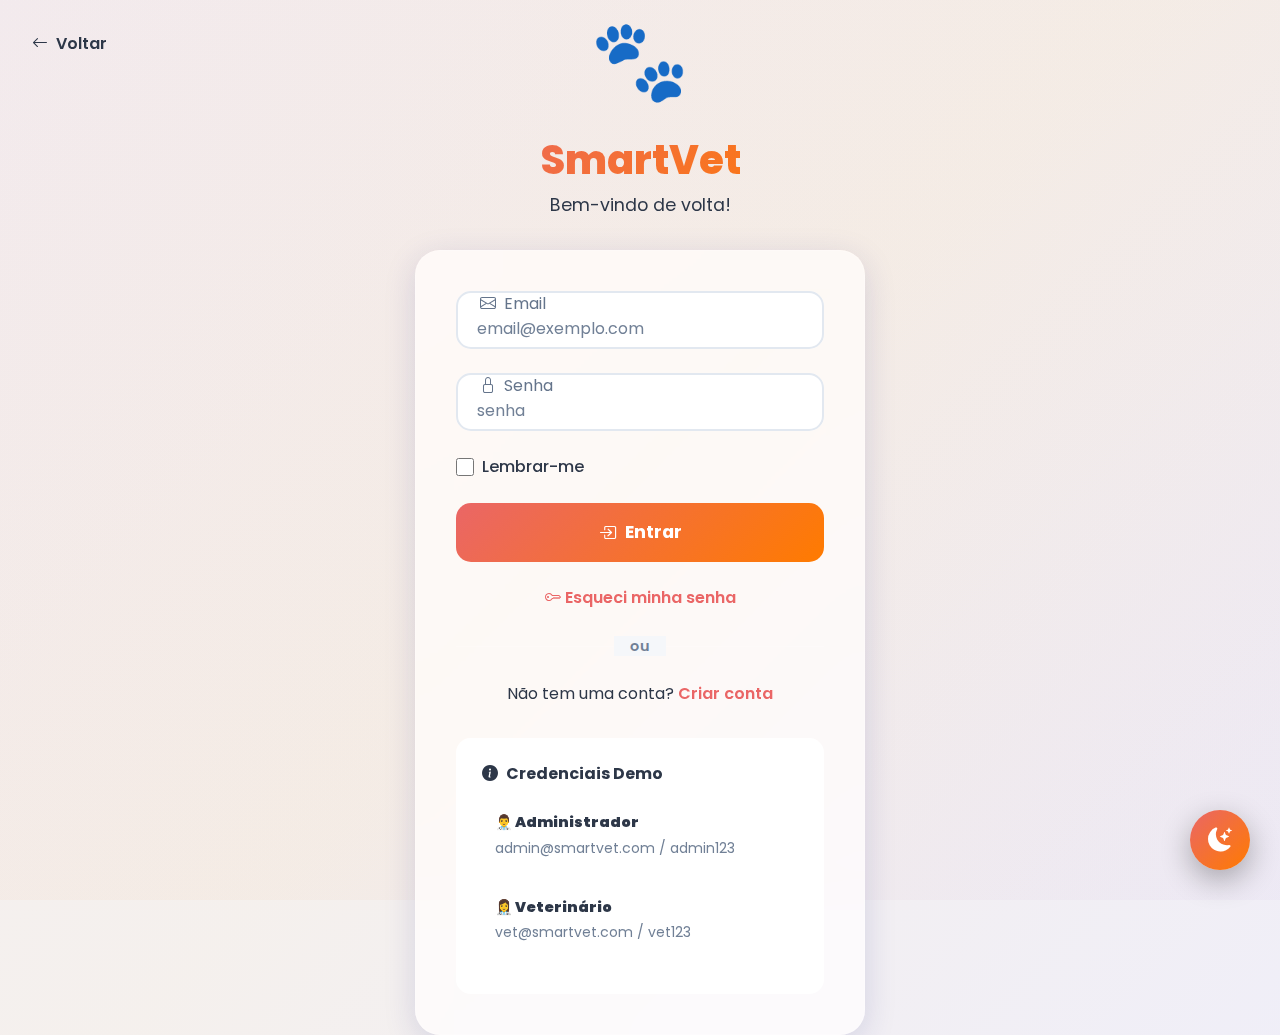
<file: target/classes/static/login.html>
<!DOCTYPE html>
<html lang="pt-BR">
<head>
    <meta charset="UTF-8">
    <meta name="viewport" content="width=device-width, initial-scale=1.0">
    <title>🐾 SmartVet - Login</title>
    
    <!-- Bootstrap 5 CSS -->
    <link href="https://cdn.jsdelivr.net/npm/bootstrap@5.3.2/dist/css/bootstrap.min.css" rel="stylesheet">
    
    <!-- Bootstrap Icons -->
    <link rel="stylesheet" href="https://cdn.jsdelivr.net/npm/bootstrap-icons@1.11.2/font/bootstrap-icons.min.css">
    
    <!-- Google Fonts -->
    <link href="https://fonts.googleapis.com/css2?family=Poppins:wght@300;400;500;600;700;800&display=swap" rel="stylesheet">
    
    <!-- CSS Customizado -->
    <link rel="stylesheet" href="css/style.css">
    
    <style>
        .login-container {
            min-height: 100vh;
            display: flex;
            align-items: center;
            justify-content: center;
            position: relative;
        }
        
        .login-container::before {
            content: '';
            position: absolute;
            top: 0;
            left: 0;
            width: 100%;
            height: 100%;
            background: linear-gradient(135deg, #ea6666 0%, #ff7b00 50%, #9a55d3 100%);
            opacity: 0.05;
            z-index: -1;
        }
        
        .login-card {
            width: 100%;
            max-width: 450px;
            animation: fadeInUp 0.8s ease;
        }
        
        .login-header {
            text-align: center;
            margin-bottom: 2rem;
        }
        
        .login-icon {
            font-size: 5rem;
            margin-bottom: 1rem;
            animation: bounce 2s infinite;
        }
        
        .login-title {
            font-size: 2.5rem;
            font-weight: 800;
            background: linear-gradient(135deg, #ea6666, #ff7b00);
            -webkit-background-clip: text;
            -webkit-text-fill-color: transparent;
            background-clip: text;
            margin-bottom: 0.5rem;
        }
        
        .login-subtitle {
            color: var(--text-secondary);
            font-size: 1.1rem;
        }
        
        .login-form {
            padding: 2.5rem;
        }
        
        .form-floating {
            margin-bottom: 1.5rem;
            position: relative;
        }
        
        .form-floating .form-control-glass {
            padding: 1.5rem 1.2rem 0.5rem 1.2rem;
            height: 58px;
            background: var(--glass-bg);
        }
        
        .form-floating label {
            position: absolute;
            top: 50%;
            left: 1.2rem;
            transform: translateY(-50%);
            color: var(--text-secondary);
            pointer-events: none;
            transition: all 0.3s ease;
            font-size: 1rem;
            background: transparent;
            padding: 0 0.25rem;
        }
        
        /* Quando o campo está com foco ou preenchido */
        .form-floating .form-control-glass:focus ~ label,
        .form-floating .form-control-glass:not(:placeholder-shown) ~ label {
            top: 8px;
            transform: translateY(0);
            font-size: 0.75rem;
            color: var(--primary);
            font-weight: 600;
        }
        
        /* Garantir que o ícone fique visível */
        .form-floating label i {
            margin-right: 0.5rem;
        }
        
        /* Dark mode - labels muito mais visíveis */
        body.dark-mode .form-floating label {
            color: #cbd5e0;
            font-weight: 500;
        }
        
        body.dark-mode .form-floating .form-control-glass:focus ~ label,
        body.dark-mode .form-floating .form-control-glass:not(:placeholder-shown) ~ label {
            color: #ff7b00;
        }
        
        .remember-me {
            display: flex;
            align-items: center;
            gap: 0.5rem;
            margin-bottom: 1.5rem;
        }
        
        .remember-me input[type="checkbox"] {
            width: 18px;
            height: 18px;
            cursor: pointer;
        }
        
        .remember-me label {
            color: var(--text-primary);
            cursor: pointer;
            user-select: none;
            font-weight: 500;
        }
        
        /* Dark mode - checkbox label */
        body.dark-mode .remember-me label {
            color: #f1f5f9;
        }
        
        .btn-login {
            width: 100%;
            padding: 1rem;
            font-size: 1.1rem;
            font-weight: 700;
            border-radius: 15px;
            background: linear-gradient(135deg, #ea6666, #ff7b00);
            border: none;
            color: white;
            transition: all 0.3s ease;
            margin-bottom: 1.5rem;
        }
        
        .btn-login:hover {
            transform: translateY(-3px);
            box-shadow: 0 10px 30px rgba(234, 102, 102, 0.3);
            color: white;
        }
        
        .btn-login:active {
            transform: translateY(-1px);
        }
        
        .divider {
            text-align: center;
            margin: 1.5rem 0;
            position: relative;
        }
        
        .divider::before {
            content: '';
            position: absolute;
            top: 50%;
            left: 0;
            right: 0;
            height: 1px;
            background: var(--glass-border);
        }
        
        .divider span {
            background: var(--bg-primary);
            padding: 0 1rem;
            position: relative;
            color: var(--text-secondary);
            font-size: 0.9rem;
            font-weight: 600;
        }
        
        /* Dark mode - divider */
        body.dark-mode .divider span {
            color: #94a3b8;
        }
        
        .login-links {
            text-align: center;
        }
        
        .login-link {
            color: var(--primary);
            text-decoration: none;
            font-weight: 600;
            transition: all 0.3s ease;
        }
        
        .login-link:hover {
            color: var(--secondary);
            text-decoration: underline;
        }
        
        /* Dark mode - melhor contraste para links */
        body.dark-mode .login-link {
            color: #ff7b00;
        }
        
        body.dark-mode .login-link:hover {
            color: #ea6666;
        }
        
        body.dark-mode .login-links p {
            color: #f1f5f9;
        }
        
        .demo-credentials {
            background: var(--glass-bg);
            backdrop-filter: blur(20px);
            border: 2px solid var(--glass-border);
            border-radius: 15px;
            padding: 1.5rem;
            margin-top: 2rem;
        }
        
        .demo-credentials h6 {
            color: var(--text-primary);
            margin-bottom: 1rem;
            font-weight: 700;
            display: flex;
            align-items: center;
            gap: 0.5rem;
        }
        
        /* Dark mode - título das credenciais demo */
        body.dark-mode .demo-credentials h6 {
            color: #f1f5f9;
        }
        
        body.dark-mode .demo-credentials {
            background: rgba(255, 255, 255, 0.05);
            border-color: rgba(255, 255, 255, 0.1);
        }
        
        .demo-user {
            background: rgba(255, 255, 255, 0.05);
            border-radius: 10px;
            padding: 0.75rem;
            margin-bottom: 0.75rem;
            cursor: pointer;
            transition: all 0.3s ease;
            border: 1px solid var(--glass-border);
        }
        
        .demo-user:hover {
            background: rgba(255, 255, 255, 0.1);
            transform: translateX(5px);
            border-color: var(--primary);
        }
        
        .demo-user p {
            margin: 0;
            font-size: 0.9rem;
            color: var(--text-primary);
            font-weight: 600;
        }
        
        .demo-user small {
            color: var(--text-secondary);
            display: block;
            margin-top: 0.25rem;
        }
        
        /* Dark mode - melhor contraste */
        body.dark-mode .demo-user {
            background: rgba(255, 255, 255, 0.08);
        }
        
        body.dark-mode .demo-user:hover {
            background: rgba(255, 255, 255, 0.15);
        }
        
        body.dark-mode .demo-user p {
            color: #f1f5f9;
        }
        
        body.dark-mode .demo-user small {
            color: #94a3b8;
        }
        
        .back-link {
            position: absolute;
            top: 2rem;
            left: 2rem;
            color: var(--text-primary);
            text-decoration: none;
            font-weight: 600;
            display: flex;
            align-items: center;
            gap: 0.5rem;
            transition: all 0.3s ease;
        }
        
        .back-link:hover {
            color: var(--primary);
            transform: translateX(-5px);
        }
        
        @media (max-width: 576px) {
            .login-card {
                margin: 1rem;
            }
            
            .login-title {
                font-size: 2rem;
            }
            
            .login-icon {
                font-size: 4rem;
            }
            
            .back-link {
                top: 1rem;
                left: 1rem;
            }
        }
        
        /* Dark mode - garantir legibilidade geral */
        body.dark-mode {
            color: #f1f5f9;
        }
        
        body.dark-mode .login-subtitle {
            color: #cbd5e0;
        }
        
        body.dark-mode .form-control-glass {
            color: #f1f5f9;
            background: rgba(30, 41, 59, 0.7);
            border-color: rgba(203, 213, 224, 0.2);
        }
        
        body.dark-mode .form-control-glass:focus {
            background: rgba(30, 41, 59, 0.9);
            border-color: #ff7b00;
            color: #ffffff;
        }
        
        body.dark-mode .form-control-glass::placeholder {
            color: #64748b;
        }
        
        /* Light mode - garantir visibilidade */
        body:not(.dark-mode) .form-floating label {
            color: #64748b;
        }
        
        body:not(.dark-mode) .form-control-glass {
            color: #1e293b;
            background: rgba(255, 255, 255, 0.9);
        }
        
        /* Alertas - melhor contraste */
        .alert {
            font-weight: 600;
            font-size: 0.95rem;
        }
        
        body.dark-mode .alert-danger {
            background: rgba(220, 53, 69, 0.15) !important;
            color: #ff6b6b !important;
            border: 2px solid rgba(220, 53, 69, 0.3) !important;
        }
        
        body.dark-mode .alert-success {
            background: rgba(40, 167, 69, 0.15) !important;
            color: #51cf66 !important;
            border: 2px solid rgba(40, 167, 69, 0.3) !important;
        }
        
        body.dark-mode .alert-warning {
            background: rgba(255, 193, 7, 0.15) !important;
            color: #ffd43b !important;
            border: 2px solid rgba(255, 193, 7, 0.3) !important;
        }
        
        body.dark-mode .btn-close {
            filter: brightness(2) invert(1);
        }
    </style>
</head>
<body>
    <!-- DARK MODE TOGGLE -->
    <button class="dark-mode-toggle" id="darkModeToggle" aria-label="Alternar modo escuro">
        <i class="bi bi-moon-stars-fill"></i>
    </button>

    <!-- BACK BUTTON -->
    <a href="landing.html" class="back-link">
        <i class="bi bi-arrow-left"></i>
        Voltar
    </a>

    <!-- LOGIN CONTAINER -->
    <div class="login-container">
        <div class="login-card">
            <div class="login-header">
                <div class="login-icon">🐾</div>
                <h1 class="login-title">SmartVet</h1>
                <p class="login-subtitle">Bem-vindo de volta!</p>
            </div>

            <div class="glass-card login-form">
                <form id="loginForm" onsubmit="fazerLogin(event)">
                    <div class="form-floating">
                        <input type="email" class="form-control-glass" id="loginEmail" placeholder="email@exemplo.com" required>
                        <label for="loginEmail">
                            <i class="bi bi-envelope"></i>Email
                        </label>
                    </div>

                    <div class="form-floating">
                        <input type="password" class="form-control-glass" id="loginSenha" placeholder="senha" required>
                        <label for="loginSenha">
                            <i class="bi bi-lock"></i>Senha
                        </label>
                    </div>

                    <div class="remember-me">
                        <input type="checkbox" id="lembrarMe">
                        <label for="lembrarMe">Lembrar-me</label>
                    </div>

                    <button type="submit" class="btn btn-login">
                        <i class="bi bi-box-arrow-in-right me-2"></i>Entrar
                    </button>

                    <div class="login-links">
                        <a href="#" class="login-link" onclick="alert('Funcionalidade em desenvolvimento'); return false;">
                            <i class="bi bi-key me-1"></i>Esqueci minha senha
                        </a>
                    </div>
                </form>

                <div class="divider">
                    <span>ou</span>
                </div>

                <div class="login-links">
                    <p class="mb-0">
                        Não tem uma conta? 
                        <a href="#" class="login-link" onclick="alert('Funcionalidade em desenvolvimento'); return false;">
                            Criar conta
                        </a>
                    </p>
                </div>

                <!-- CREDENCIAIS DEMO -->
                <div class="demo-credentials">
                    <h6>
                        <i class="bi bi-info-circle-fill"></i>
                        Credenciais Demo
                    </h6>
                    
                    <div class="demo-user" onclick="preencherCredenciais('admin@smartvet.com', 'admin123')">
                        <p><strong>👨‍⚕️ Administrador</strong></p>
                        <small>admin@smartvet.com / admin123</small>
                    </div>

                    <div class="demo-user" onclick="preencherCredenciais('vet@smartvet.com', 'vet123')">
                        <p><strong>👩‍⚕️ Veterinário</strong></p>
                        <small>vet@smartvet.com / vet123</small>
                    </div>
                </div>
            </div>
        </div>
    </div>

    <!-- Bootstrap 5 JS Bundle -->
    <script src="https://cdn.jsdelivr.net/npm/bootstrap@5.3.2/dist/js/bootstrap.bundle.min.js"></script>
    
    <!-- Auth JS -->
    <script src="js/auth.js"></script>
    
    <script>
        // Dark Mode Toggle
        document.addEventListener('DOMContentLoaded', function() {
            const darkModeToggle = document.getElementById('darkModeToggle');
            const darkModeStorage = localStorage.getItem('darkMode');
            
            if (darkModeStorage === 'enabled') {
                document.body.classList.add('dark-mode');
                darkModeToggle.innerHTML = '<i class="bi bi-sun-fill"></i>';
            }
            
            darkModeToggle.addEventListener('click', function() {
                document.body.classList.toggle('dark-mode');
                
                if (document.body.classList.contains('dark-mode')) {
                    localStorage.setItem('darkMode', 'enabled');
                    darkModeToggle.innerHTML = '<i class="bi bi-sun-fill"></i>';
                } else {
                    localStorage.setItem('darkMode', 'disabled');
                    darkModeToggle.innerHTML = '<i class="bi bi-moon-stars-fill"></i>';
                }
            });

            // Verificar se já está logado
            verificarSeJaEstaLogado();
        });

        // Preencher credenciais demo
        function preencherCredenciais(email, senha) {
            document.getElementById('loginEmail').value = email;
            document.getElementById('loginSenha').value = senha;
            document.getElementById('loginEmail').focus();
        }
    </script>
</body>
</html>
</file>
<file: target/classes/static/css/style.css>
/* ========================================
   SmartVet - ULTRA MODERN DESIGN
   Dark Mode + Glassmorphism + 3D Effects
   ======================================== */

/* ========== VARIÁVEIS ========== */
:root {
    /* Cores Principais */
    --primary: #ea6666;
    --primary-dark: #9a55d3;
    --secondary: #ff7b00;
    --success: #28a745;
    --danger: #dc3545;
    --warning: #ffc107;
    --info: #17a2b8;
    
    /* Modo Claro */
    --bg-primary: #f5f7fa;
    --bg-secondary: #ffffff;
    --text-primary: #2d3748;
    --text-secondary: #718096;
    --shadow: rgba(0, 0, 0, 0.1);
    --shadow-lg: rgba(0, 0, 0, 0.2);
    
    /* Glassmorphism */
    --glass-bg: rgba(255, 255, 255, 0.7);
    --glass-border: rgba(255, 255, 255, 0.18);
    --glass-shadow: 0 8px 32px 0 rgba(31, 38, 135, 0.15);
}

/* Modo Escuro */
body.dark-mode {
    --bg-primary: #0f172a;
    --bg-secondary: #1e293b;
    --text-primary: #f1f5f9;
    --text-secondary: #94a3b8;
    --shadow: rgba(0, 0, 0, 0.3);
    --shadow-lg: rgba(0, 0, 0, 0.5);
    --glass-bg: rgba(30, 41, 59, 0.7);
    --glass-border: rgba(255, 255, 255, 0.1);
    --glass-shadow: 0 8px 32px 0 rgba(0, 0, 0, 0.37);
}

/* ========== RESET & BASE ========== */
* {
    margin: 0;
    padding: 0;
    box-sizing: border-box;
}

body {
    font-family: 'Poppins', sans-serif;
    background: var(--bg-primary);
    color: var(--text-primary);
    min-height: 100vh;
    transition: background-color 0.5s ease, color 0.5s ease;
    position: relative;
    overflow-x: hidden;
}

/* Background com cores estáticas (sem animação) */
body::before {
    content: '';
    position: fixed;
    top: 0;
    left: 0;
    width: 100%;
    height: 100%;
    background: linear-gradient(135deg, var(--primary) 0%, var(--secondary) 50%, var(--primary-dark) 100%);
    opacity: 0.03;
    z-index: -1;
}

/* Garantir legibilidade de todos os textos */
body.dark-mode h1, 
body.dark-mode h2, 
body.dark-mode h3, 
body.dark-mode h4, 
body.dark-mode h5, 
body.dark-mode h6, 
body.dark-mode p, 
body.dark-mode span, 
body.dark-mode label, 
body.dark-mode strong, 
body.dark-mode b {
    color: var(--text-primary);
}

body.dark-mode small, 
body.dark-mode .text-muted {
    color: var(--text-secondary) !important;
}

/* Light mode - cores padrão Bootstrap/Original */
body:not(.dark-mode) h2,
body:not(.dark-mode) h4,
body:not(.dark-mode) h5,
body:not(.dark-mode) h6 {
    color: #2d3748;
}

body:not(.dark-mode) p {
    color: #2d3748;
}

body:not(.dark-mode) .bi {
    color: inherit;
}

/* ========== DARK MODE TOGGLE ========== */
.dark-mode-toggle {
    position: fixed;
    bottom: 30px;
    right: 30px;
    width: 60px;
    height: 60px;
    border-radius: 50%;
    background: linear-gradient(135deg, var(--primary), var(--secondary));
    border: none;
    color: white;
    font-size: 1.5rem;
    cursor: pointer;
    box-shadow: 0 10px 30px rgba(0, 0, 0, 0.3);
    transition: all 0.4s cubic-bezier(0.68, -0.55, 0.265, 1.55);
    z-index: 1000;
    display: flex;
    align-items: center;
    justify-content: center;
}

.dark-mode-toggle:hover {
    transform: scale(1.15) rotate(20deg);
    box-shadow: 0 15px 40px rgba(0, 0, 0, 0.4);
}

.dark-mode-toggle:active {
    transform: scale(0.95);
}

body.dark-mode .dark-mode-toggle i::before {
    content: "\f5a2"; /* sun-fill icon */
}

/* ========== GLASSMORPHISM ========== */
.glass-card {
    background: var(--glass-bg);
    backdrop-filter: blur(20px) saturate(180%);
    -webkit-backdrop-filter: blur(20px) saturate(180%);
    border-radius: 25px;
    border: 1px solid var(--glass-border);
    box-shadow: var(--glass-shadow);
    transition: all 0.4s cubic-bezier(0.175, 0.885, 0.32, 1.275);
}

.glass-card:hover {
    transform: translateY(-8px);
    box-shadow: 0 15px 50px rgba(0, 0, 0, 0.2);
    border-color: rgba(255, 255, 255, 0.3);
}

/* ========== NAVBAR ========== */
.navbar {
    backdrop-filter: blur(20px) saturate(180%);
    background: linear-gradient(135deg, var(--primary) 0%, var(--secondary) 100%) !important;
    padding: 1rem 0;
    box-shadow: 0 5px 20px rgba(0, 0, 0, 0.1);
}

.navbar-brand {
    font-size: 1.6rem;
    font-weight: 800;
    letter-spacing: -0.5px;
    transition: all 0.3s ease;
}

.navbar-brand:hover {
    transform: scale(1.05);
}

.navbar-brand .badge {
    animation: pulse 2s infinite;
}

.icon-pulse {
    animation: heartbeat 1.5s infinite;
}

@keyframes heartbeat {
    0%, 100% { transform: scale(1); }
    10%, 30% { transform: scale(1.1); }
    20%, 40% { transform: scale(0.9); }
}

.nav-link {
    font-weight: 600;
    transition: all 0.3s cubic-bezier(0.68, -0.55, 0.265, 1.55);
    border-radius: 12px;
    padding: 0.6rem 1.2rem !important;
    margin: 0 0.25rem;
    position: relative;
    overflow: hidden;
}

.nav-link::before {
    content: '';
    position: absolute;
    top: 0;
    left: -100%;
    width: 100%;
    height: 100%;
    background: rgba(255, 255, 255, 0.1);
    transition: left 0.3s ease;
}

.nav-link:hover::before {
    left: 100%;
}

.nav-link:hover {
    background: rgba(255, 255, 255, 0.15);
    transform: translateY(-3px);
}

.nav-link.active {
    background: rgba(255, 255, 255, 0.25);
    box-shadow: 0 5px 15px rgba(0, 0, 0, 0.2);
}

/* Dropdown Glass Effect */
.dropdown-menu.glass-effect {
    background: var(--glass-bg);
    backdrop-filter: blur(20px);
    border: 1px solid var(--glass-border);
    border-radius: 15px;
    box-shadow: var(--glass-shadow);
}

.dropdown-item {
    transition: all 0.3s ease;
    border-radius: 10px;
    margin: 0.25rem;
    color: var(--text-primary);
}

.dropdown-item:hover {
    background: rgba(255, 255, 255, 0.1);
    transform: translateX(5px);
    color: var(--text-primary);
}

body.dark-mode .dropdown-item {
    color: var(--text-primary);
}

body.dark-mode .dropdown-item:hover {
    background: rgba(255, 255, 255, 0.15);
    color: var(--text-primary);
}

/* ========== SEÇÕES ========== */
.content-section {
    display: none;
    animation: fadeInUp 0.6s cubic-bezier(0.68, -0.55, 0.265, 1.55);
}

.content-section.active {
    display: block;
}

@keyframes fadeInUp {
    from {
        opacity: 0;
        transform: translateY(40px) scale(0.95);
    }
    to {
        opacity: 1;
        transform: translateY(0) scale(1);
    }
}

/* ========== HERO SECTION ========== */
.hero-glass-card {
    background: var(--glass-bg);
    backdrop-filter: blur(30px);
    border-radius: 30px;
    border: 2px solid var(--glass-border);
    box-shadow: 0 20px 60px rgba(0, 0, 0, 0.15);
}

.icon-bounce {
    animation: bounce 2s infinite;
}

@keyframes bounce {
    0%, 20%, 50%, 80%, 100% { transform: translateY(0); }
    40% { transform: translateY(-15px); }
    60% { transform: translateY(-7px); }
}

.animate-fade-in {
    animation: fadeIn 1s ease;
}

@keyframes fadeIn {
    from { opacity: 0; }
    to { opacity: 1; }
}

/* Badge Modern */
.badge-modern {
    padding: 0.6rem 1.2rem;
    border-radius: 20px;
    font-weight: 600;
    font-size: 0.9rem;
    backdrop-filter: blur(10px);
    border: 1px solid rgba(255, 255, 255, 0.2);
    animation: slideInUp 0.5s ease;
}

@keyframes slideInUp {
    from {
        opacity: 0;
        transform: translateY(20px);
    }
    to {
        opacity: 1;
        transform: translateY(0);
    }
}

/* ========== CARDS DE ESTATÍSTICAS ========== */
.stat-card {
    transition: all 0.5s cubic-bezier(0.175, 0.885, 0.32, 1.275);
    position: relative;
    overflow: hidden;
}

.stat-card::before {
    content: '';
    position: absolute;
    top: -50%;
    left: -50%;
    width: 200%;
    height: 200%;
    background: linear-gradient(45deg, transparent, rgba(255, 255, 255, 0.1), transparent);
    transform: rotate(45deg);
    transition: all 0.6s ease;
}

.stat-card:hover::before {
    left: 100%;
}

.stat-card:hover {
    transform: translateY(-12px) scale(1.02);
    box-shadow: 0 20px 60px rgba(0, 0, 0, 0.25);
}

.stat-icon {
    width: 80px;
    height: 80px;
    border-radius: 25px;
    display: flex;
    align-items: center;
    justify-content: center;
    font-size: 2.2rem;
    color: white;
    transition: all 0.4s ease;
    position: relative;
}

.stat-card:hover .stat-icon {
    transform: rotate(10deg) scale(1.1);
    box-shadow: 0 10px 30px rgba(0, 0, 0, 0.3);
}

/* Counter Animation */
.counter {
    animation: countUp 1s ease-out;
}

@keyframes countUp {
    from {
        opacity: 0;
        transform: scale(0.5);
    }
    to {
        opacity: 1;
        transform: scale(1);
    }
}

/* ========== GRADIENTES ========== */
.bg-gradient-primary {
    background: linear-gradient(135deg, var(--primary) 0%, var(--secondary) 100%) !important;
}

.bg-gradient-warning {
    background: linear-gradient(135deg, #ffc107, #ff9800) !important;
}

.bg-gradient-info {
    background: linear-gradient(135deg, #17a2b8, #138496) !important;
}

.bg-gradient-success {
    background: linear-gradient(135deg, #28a745, #20c997) !important;
}

.bg-gradient-danger {
    background: linear-gradient(135deg, #dc3545, #c82333) !important;
}

.text-gradient {
    background: linear-gradient(135deg, var(--primary), var(--secondary));
    -webkit-background-clip: text;
    -webkit-text-fill-color: transparent;
    background-clip: text;
}

/* ========== BOTÕES DE AÇÃO ========== */
.action-btn {
    padding: 2rem 1.5rem;
    transition: all 0.4s cubic-bezier(0.175, 0.885, 0.32, 1.275);
    position: relative;
    overflow: hidden;
}

.action-btn::before {
    content: '';
    position: absolute;
    top: 50%;
    left: 50%;
    width: 0;
    height: 0;
    border-radius: 50%;
    background: rgba(255, 255, 255, 0.2);
    transform: translate(-50%, -50%);
    transition: width 0.6s, height 0.6s;
}

.action-btn:hover::before {
    width: 300px;
    height: 300px;
}

.action-btn:hover {
    transform: translateY(-8px) scale(1.05);
    box-shadow: 0 15px 40px rgba(0, 0, 0, 0.2);
}

.action-btn i {
    transition: all 0.3s ease;
}

.action-btn:hover i {
    transform: scale(1.2) rotate(10deg);
}

/* ========== GLASS BUTTONS ========== */
.btn-glass {
    background: var(--glass-bg);
    backdrop-filter: blur(20px);
    border: 2px solid var(--glass-border);
    color: var(--text-primary);
    font-weight: 600;
    padding: 1rem 2rem;
    border-radius: 15px;
    transition: all 0.4s ease;
    position: relative;
    overflow: hidden;
}

.btn-glass:hover {
    transform: translateY(-5px);
    box-shadow: 0 15px 35px rgba(0, 0, 0, 0.2);
    border-color: rgba(255, 255, 255, 0.4);
}

.btn-primary-glass {
    border-color: var(--primary);
    color: var(--primary);
}

.btn-primary-glass:hover {
    background: var(--primary);
    color: white;
}

.btn-success-glass {
    border-color: var(--success);
    color: var(--success);
}

.btn-success-glass:hover {
    background: var(--success);
    color: white;
}

.btn-info-glass {
    border-color: var(--info);
    color: var(--info);
}

.btn-info-glass:hover {
    background: var(--info);
    color: white;
}

.btn-danger-glass {
    border-color: var(--danger);
    color: var(--danger);
}

.btn-danger-glass:hover {
    background: var(--danger);
    color: white;
}

/* ========== FORMULÁRIOS GLASS ========== */
.form-control-glass,
.form-select-glass {
    background: var(--glass-bg);
    backdrop-filter: blur(20px);
    border: 2px solid var(--glass-border);
    border-radius: 15px;
    padding: 0.9rem 1.2rem;
    color: var(--text-primary);
    transition: all 0.3s ease;
    min-height: 50px;
    width: 100%;
    line-height: 1.5;
    display: flex;
    align-items: center;
    background-repeat: no-repeat !important;
    background-position: right 1rem center !important;
    background-size: 16px !important;

}

/* Select específico - ajuste para não cortar texto */
select.form-select-glass {
    height: 50px;
    padding: 0.75rem 2.5rem 0.75rem 1.2rem;
    background-image: url("data:image/svg+xml,%3csvg xmlns='http://www.w3.org/2000/svg' viewBox='0 0 16 16'%3e%3cpath fill='none' stroke='%23718096' stroke-linecap='round' stroke-linejoin='round' stroke-width='2' d='M2 5l6 6 6-6'/%3e%3c/svg%3e");
    background-repeat: no-repeat;
    background-position: right 0.75rem center;
    background-size: 16px 12px;
    appearance: none;
    overflow: visible;
    text-overflow: clip;
    white-space: normal;
    vertical-align: middle;
}

/* Garantir que options também não sejam cortadas */
.form-select-glass option {
    padding: 0.75rem;
    background: var(--bg-secondary);
    color: var(--text-primary);
    line-height: 1.8;
    height: auto;
    min-height: 40px;
}

/* Dark mode - ajustar cor da seta do select */
body.dark-mode select.form-select-glass {
    background-image: url("data:image/svg+xml,%3csvg xmlns='http://www.w3.org/2000/svg' viewBox='0 0 16 16'%3e%3cpath fill='none' stroke='%23f1f5f9' stroke-linecap='round' stroke-linejoin='round' stroke-width='2' d='M2 5l6 6 6-6'/%3e%3c/svg%3e");
}

/* Textareas mantém altura automática mas respeitam min-height */
textarea.form-control-glass {
    min-height: 80px;
    resize: vertical;
    line-height: 1.6;
    display: block;
}

/* Light mode - borda visível */
body:not(.dark-mode) .form-control-glass,
body:not(.dark-mode) .form-select-glass {
    border: 2px solid #e2e8f0;
    background: rgba(255, 255, 255, 0.9);
}

body:not(.dark-mode) select.form-select-glass {
    background-image: url("data:image/svg+xml,%3csvg xmlns='http://www.w3.org/2000/svg' viewBox='0 0 16 16'%3e%3cpath fill='none' stroke='%232d3748' stroke-linecap='round' stroke-linejoin='round' stroke-width='2' d='M2 5l6 6 6-6'/%3e%3c/svg%3e");
}

.form-control-glass:focus,
.form-select-glass:focus {
    border-color: var(--primary);
    box-shadow: 0 0 0 0.3rem rgba(234, 102, 102, 0.25);
    background: var(--glass-bg);
    color: var(--text-primary);
    transform: translateY(-2px);
}

.form-control-glass::placeholder {
    color: var(--text-secondary);
}

.form-label {
    font-weight: 600;
    color: var(--text-primary);
    margin-bottom: 0.6rem;
    display: block;
}

/* Input Group Glass */
.input-group-glass {
    position: relative;
    display: flex;
    align-items: center;
}

.input-icon {
    position: absolute;
    left: 1.2rem;
    color: var(--text-secondary);
    font-size: 1.2rem;
    z-index: 10;
    transition: all 0.3s ease;
}

.input-group-glass:focus-within .input-icon {
    color: var(--primary);
    transform: scale(1.2);
}

.input-group-glass .form-control-glass {
    padding-left: 3.5rem;
    width: 100%;
}

/* Garantir espaçamento consistente entre campos */
.mb-3 {
    margin-bottom: 1rem !important;
}

.row.g-3 {
    --bs-gutter-x: 1rem;
    --bs-gutter-y: 1rem;
}

/* Inputs e selects sempre do mesmo tamanho */
.form-control-glass,
.form-select-glass {
    height: auto;
    min-height: 50px;
}

select.form-select-glass {
    height: 50px;
    line-height: normal;
}

/* Options do select */
.form-select-glass option {
    padding: 0.5rem;
    background: var(--bg-secondary);
    color: var(--text-primary);
}

/* ========== CARDS DE ANIMAIS ========== */
.animal-card {
    transition: all 0.5s cubic-bezier(0.175, 0.885, 0.32, 1.275);
    overflow: hidden;
    position: relative;
    transform-style: preserve-3d;
}

.animal-card::after {
    content: '';
    position: absolute;
    top: 0;
    left: 0;
    width: 100%;
    height: 100%;
    background: linear-gradient(135deg, transparent, rgba(255, 255, 255, 0.05), transparent);
    transform: translateX(-100%);
    transition: transform 0.6s ease;
}

.animal-card:hover::after {
    transform: translateX(100%);
}

.animal-card:hover {
    transform: translateY(-10px) rotateX(2deg) rotateY(2deg);
    box-shadow: 0 25px 60px rgba(0, 0, 0, 0.3);
}

.animal-card .card-body p {
    color: var(--text-primary);
}

.animal-card .card-body strong {
    color: var(--text-primary);
}

/* Light mode - cores originais */
body:not(.dark-mode) .animal-card .card-body p,
body:not(.dark-mode) .animal-card .card-body strong {
    color: #2d3748;
}

body:not(.dark-mode) .animal-card .card-body i {
    color: var(--primary);
}

.animal-header {
    padding: 1.8rem;
    border-radius: 25px 25px 0 0;
    position: relative;
    overflow: hidden;
}

.animal-header::before {
    content: '';
    position: absolute;
    top: -50%;
    right: -50%;
    width: 200%;
    height: 200%;
    background: radial-gradient(circle, rgba(255, 255, 255, 0.2), transparent);
    animation: rotate 10s linear infinite;
}

@keyframes rotate {
    from { transform: rotate(0deg); }
    to { transform: rotate(360deg); }
}

/* ========== CARD HEADERS GLASS ========== */
.card-header-glass {
    background: var(--glass-bg);
    backdrop-filter: blur(20px);
    border-bottom: 1px solid var(--glass-border);
    padding: 1.5rem;
    border-radius: 25px 25px 0 0;
    font-weight: 600;
    color: var(--text-primary);
}

.card-header-glass h4,
.card-header-glass h5 {
    color: var(--text-primary);
}

.card-header-glass i {
    color: var(--text-primary);
}

/* Light mode - cores originais */
body:not(.dark-mode) .card-header-glass h4,
body:not(.dark-mode) .card-header-glass h5,
body:not(.dark-mode) .card-header-glass i {
    color: #2d3748;
}

/* ========== VACINAS ========== */
.vacina-card {
    background: var(--glass-bg);
    backdrop-filter: blur(20px);
    padding: 1.8rem;
    border-radius: 20px;
    margin-bottom: 1.2rem;
    border: 2px solid var(--glass-border);
    border-left: 5px solid var(--primary);
    transition: all 0.4s ease;
    position: relative;
}

.vacina-card:hover {
    transform: translateX(10px);
    box-shadow: 0 10px 40px rgba(0, 0, 0, 0.2);
    border-left-width: 8px;
}

.vacina-card h5,
.vacina-card p,
.vacina-card strong {
    color: var(--text-primary);
}

/* Light mode - cores originais */
body:not(.dark-mode) .vacina-card h5,
body:not(.dark-mode) .vacina-card p,
body:not(.dark-mode) .vacina-card strong {
    color: #2d3748;
}

body:not(.dark-mode) .vacina-card i {
    color: var(--primary);
}

/* ========== ALERTAS ========== */
.alert {
    border-radius: 20px;
    border: none;
    padding: 1.8rem;
    animation: slideDown 0.5s ease;
    position: relative;
    overflow: hidden;
}

.alert::before {
    content: '';
    position: absolute;
    top: 0;
    left: 0;
    width: 5px;
    height: 100%;
    background: currentColor;
}

@keyframes slideDown {
    from {
        opacity: 0;
        transform: translateY(-30px);
    }
    to {
        opacity: 1;
        transform: translateY(0);
    }
}

.glass-alert {
    background: var(--glass-bg);
    backdrop-filter: blur(20px);
    border: 2px solid var(--glass-border);
}

/* ========== BADGES ========== */
.badge {
    padding: 0.6rem 1.2rem;
    border-radius: 25px;
    font-weight: 600;
    font-size: 0.85rem;
}

/* ========== MODAIS ========== */
.modal-content {
    background: var(--glass-bg);
    backdrop-filter: blur(30px);
    border-radius: 25px;
    border: 2px solid var(--glass-border);
    box-shadow: 0 25px 80px rgba(0, 0, 0, 0.3);
    color: var(--text-primary);
}

.modal-header {
    border-radius: 25px 25px 0 0;
    border-bottom: 1px solid var(--glass-border);
    padding: 1.8rem;
}

.modal-body {
    padding: 2rem;
}

.modal-body h6 {
    color: var(--text-primary);
}

.modal-body i {
    color: var(--text-primary);
}

/* Light mode - cores originais */
body:not(.dark-mode) .modal-content {
    color: #2d3748;
}

body:not(.dark-mode) .modal-body h6,
body:not(.dark-mode) .modal-body i,
body:not(.dark-mode) .modal-body p,
body:not(.dark-mode) .modal-body label {
    color: #2d3748;
}

/* ========== EMPTY STATE ========== */
.empty-state {
    text-align: center;
    padding: 5rem 2rem;
    color: var(--text-secondary);
}

.empty-state h3 {
    color: var(--text-primary);
}

.empty-state i {
    font-size: 5rem;
    color: var(--text-secondary);
    margin-bottom: 1.5rem;
    opacity: 0.5;
}

/* Light mode - cores originais */
body:not(.dark-mode) .empty-state h3 {
    color: #2d3748;
}

body:not(.dark-mode) .empty-state i {
    color: #cbd5e0;
}

/* ========== SCROLLBAR ========== */
::-webkit-scrollbar {
    width: 12px;
}

::-webkit-scrollbar-track {
    background: var(--bg-secondary);
}

::-webkit-scrollbar-thumb {
    background: linear-gradient(135deg, var(--primary), var(--secondary));
    border-radius: 10px;
}

::-webkit-scrollbar-thumb:hover {
    background: var(--primary-dark);
}

/* ========== RESPONSIVE ========== */
@media (max-width: 768px) {
    .stat-icon {
        width: 60px;
        height: 60px;
        font-size: 1.8rem;
    }
    
    .display-4 {
        font-size: 2.2rem !important;
    }
    
    .display-3 {
        font-size: 2.5rem !important;
    }
    
    .hero-glass-card {
        padding: 2rem !important;
    }
    
    .dark-mode-toggle {
        width: 50px;
        height: 50px;
        bottom: 20px;
        right: 20px;
    }
    
    .action-btn {
        padding: 1.5rem 1rem;
    }
    
    /* Formulários em mobile - campos ocupam 100% */
    .row.g-3 > [class*="col-md-"] {
        width: 100%;
        margin-bottom: 1rem;
    }
}

@media (max-width: 576px) {
    .navbar-brand {
        font-size: 1.3rem;
    }
    
    .stat-card .display-4 {
        font-size: 1.8rem !important;
    }
    
    /* Garantir que formulários fiquem bem em telas pequenas */
    .form-control-glass,
    .form-select-glass {
        font-size: 16px; /* Evita zoom no iOS */
    }
}

/* ========== ANIMAÇÕES EXTRAS ========== */
@keyframes slideUp {
    from {
        opacity: 1;
        transform: translateY(0);
    }
    to {
        opacity: 0;
        transform: translateY(-30px);
    }
}

/* Efeito de hover nos botões */
.btn {
    position: relative;
    overflow: hidden;
}

.btn::after {
    content: '';
    position: absolute;
    top: 50%;
    left: 50%;
    width: 0;
    height: 0;
    border-radius: 50%;
    background: rgba(255, 255, 255, 0.3);
    transform: translate(-50%, -50%);
    transition: width 0.5s, height 0.5s;
}

.btn:hover::after {
    width: 300px;
    height: 300px;
}

/* Transição suave do Dark Mode */
body,
.glass-card,
.form-control-glass,
.form-select-glass,
.navbar,
.modal-content,
.alert,
.vacina-card,
.animal-card {
    transition: background-color 0.5s ease, color 0.5s ease, border-color 0.5s ease;
}

/* Efeito de brilho nos cards - REMOVIDO */

/* Efeito de pulso nos ícones importantes - REMOVIDO */

/* Loading State */
.loading {
    opacity: 0.5;
    pointer-events: none;
}

.loading::after {
    content: '⏳';
    position: absolute;
    top: 50%;
    left: 50%;
    transform: translate(-50%, -50%);
    font-size: 3rem;
    animation: spin 1s linear infinite;
}

@keyframes spin {
    from { transform: translate(-50%, -50%) rotate(0deg); }
    to { transform: translate(-50%, -50%) rotate(360deg); }
}

/* Hover effect especial para cards de animais */
.animal-card {
    perspective: 1000px;
}

.animal-card:hover .animal-header {
    transform: translateZ(20px);
    transition: transform 0.3s ease;
}

/* Efeito de foco nos inputs */
.form-control-glass:focus,
.form-select-glass:focus {
    animation: focusPulse 0.3s ease;
}

@keyframes focusPulse {
    0%, 100% { transform: scale(1); }
    50% { transform: scale(1.02); }
}

/* Badge com animação de aparição */
.badge {
    animation: badgePop 0.3s cubic-bezier(0.68, -0.55, 0.265, 1.55);
}

@keyframes badgePop {
    0% {
        transform: scale(0);
        opacity: 0;
    }
    100% {
        transform: scale(1);
        opacity: 1;
    }
}

/* Efeito ondulação nos botões ao clicar */
.btn {
    position: relative;
    overflow: hidden;
}

.btn:active::before {
    content: '';
    position: absolute;
    top: 50%;
    left: 50%;
    width: 0;
    height: 0;
    border-radius: 50%;
    background: rgba(255, 255, 255, 0.5);
    transform: translate(-50%, -50%);
    animation: ripple 0.6s ease-out;
}

@keyframes ripple {
    to {
        width: 200px;
        height: 200px;
        opacity: 0;
    }
}

/* Efeito de sombra flutuante nos cards - SIMPLIFICADO */
.stat-card:hover {
    transform: translateY(-12px) scale(1.02);
    box-shadow: 0 20px 60px rgba(0, 0, 0, 0.25);
}

/* Efeito de digitação no hero */
.text-gradient {
    background-size: 200% auto;
    animation: gradientFlow 3s ease infinite;
}

@keyframes gradientFlow {
    0%, 100% {
        background-position: 0% center;
    }
    50% {
        background-position: 100% center;
    }
}

/* Melhorias no scrollbar para dark mode */
body.dark-mode::-webkit-scrollbar-track {
    background: var(--bg-secondary);
}

body.dark-mode::-webkit-scrollbar-thumb {
    background: linear-gradient(135deg, var(--primary), var(--secondary));
}

/* Efeito de borda animada nos cards importantes - REMOVIDO */
</file>
